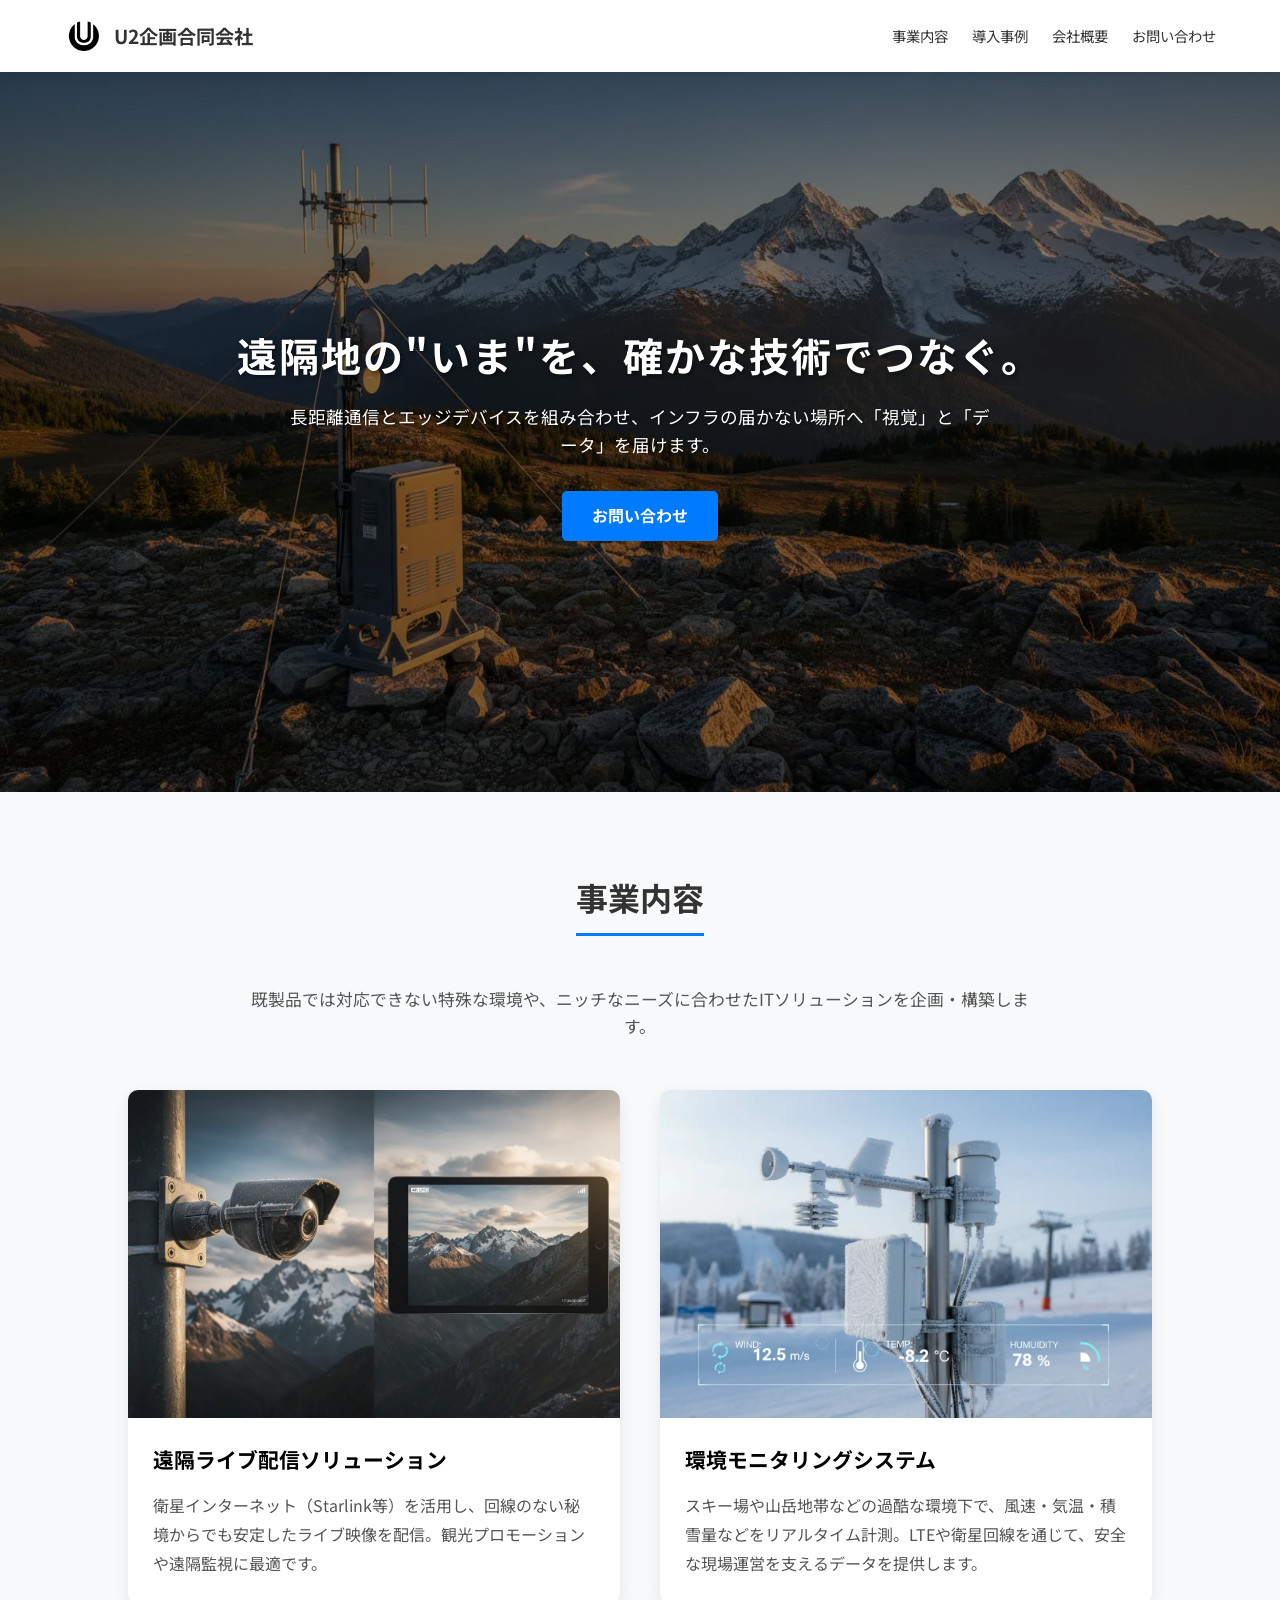
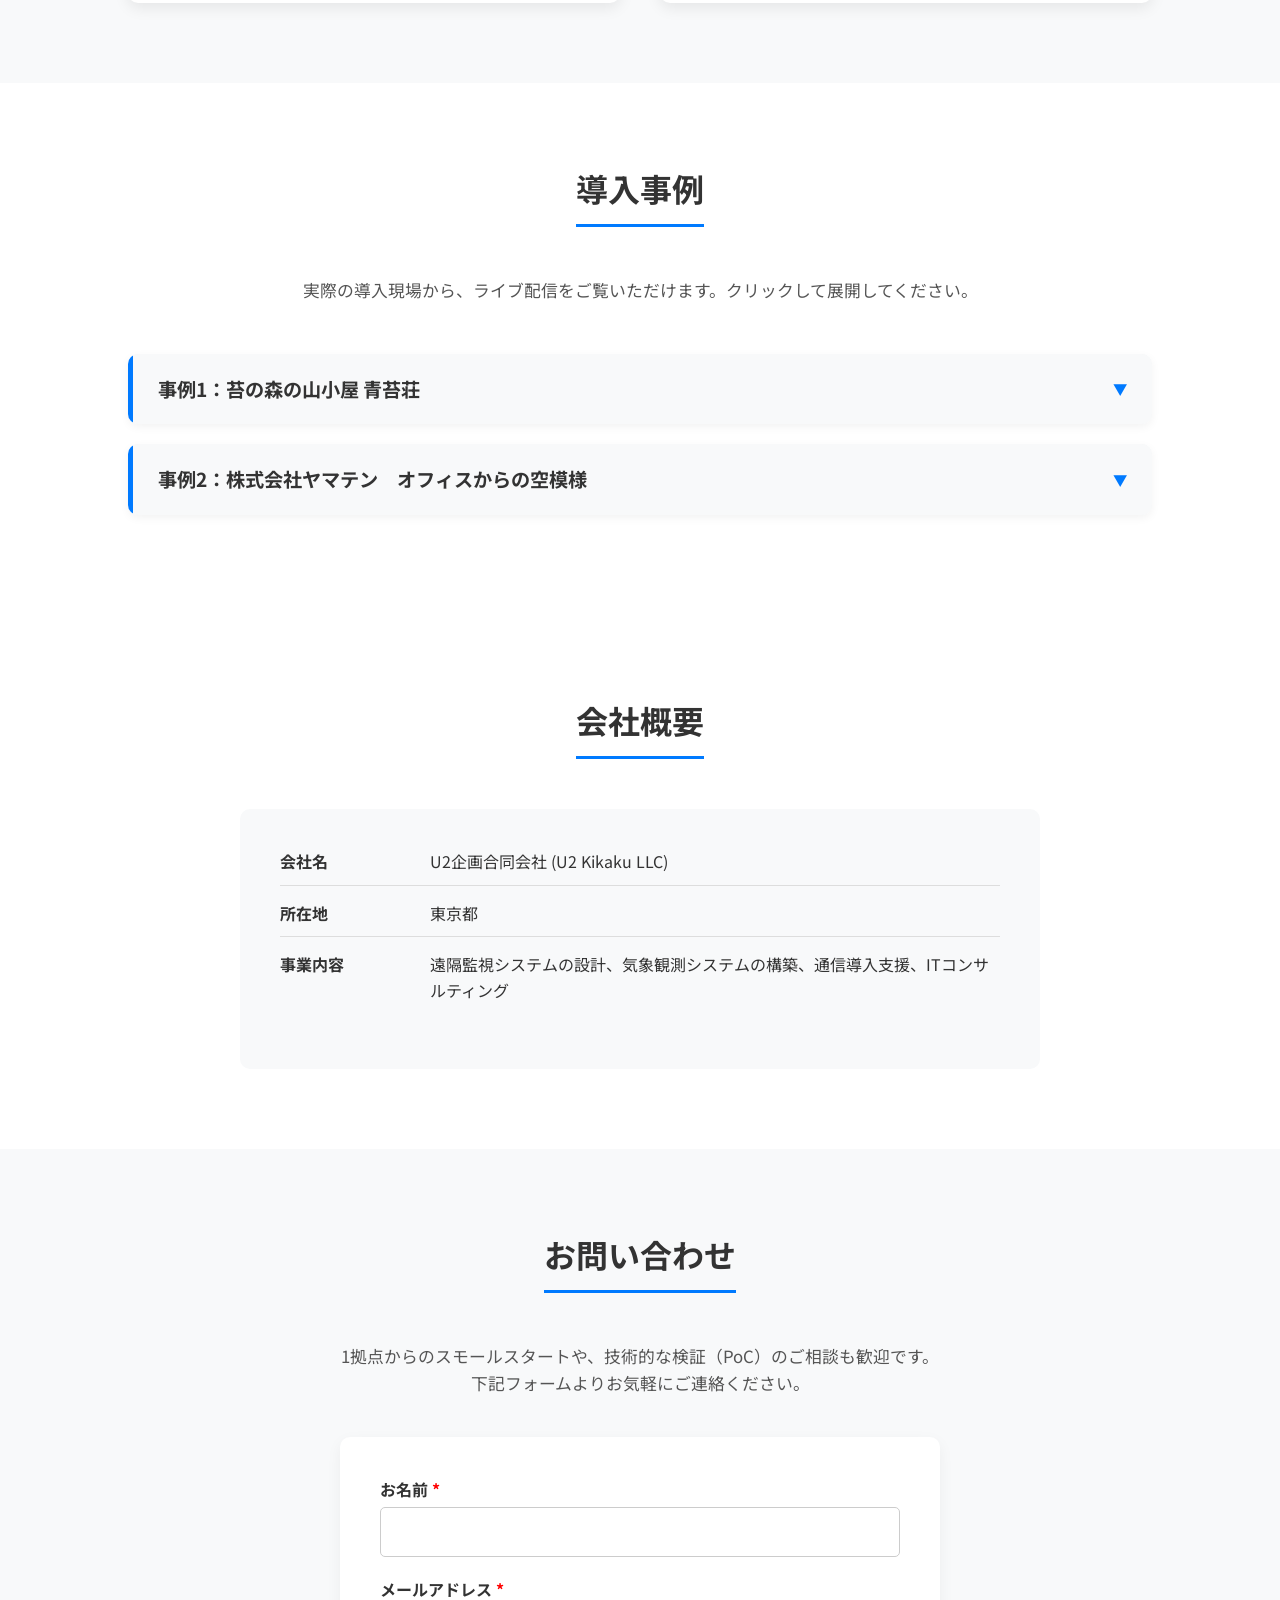
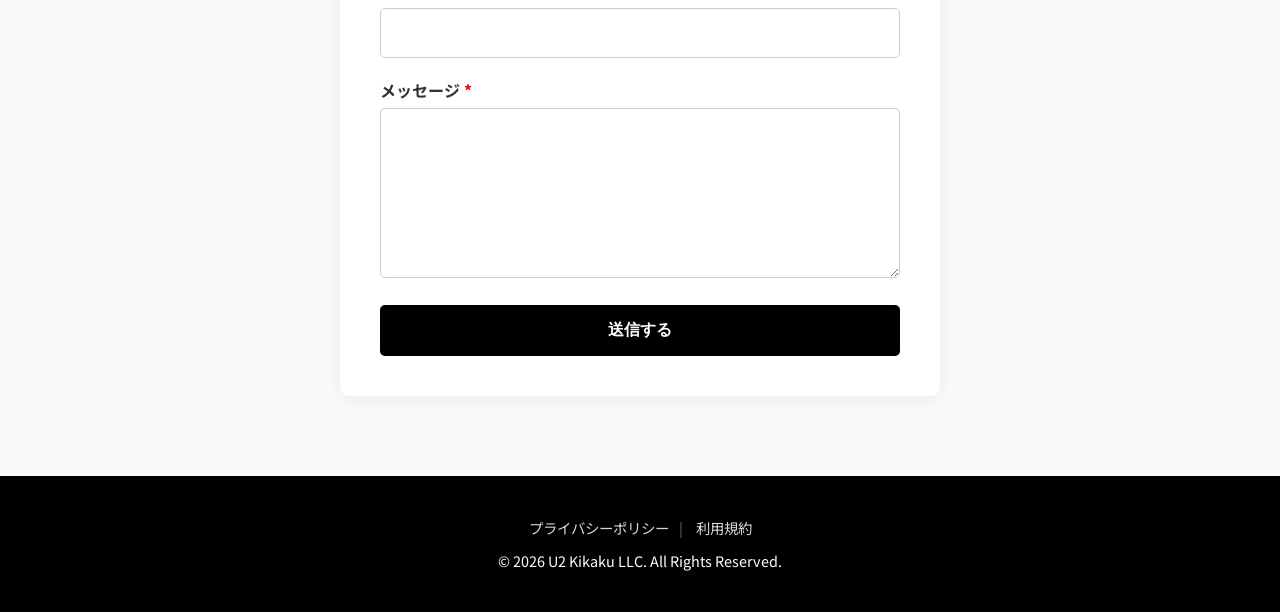
<file: index.html>
<!DOCTYPE html>
<html lang="ja">
<head>
    <meta charset="UTF-8">
    <meta name="viewport" content="width=device-width, initial-scale=1.0">
    <meta name="description" content="U2企画合同会社 - 遠隔地での長距離通信、ライブ配信、環境モニタリングシステムの企画・構築">
    <title>U2企画合同会社 | 遠隔映像・センサーソリューション</title>
    
    <!-- Favicon -->
    <link rel="icon" type="image/x-icon" href="favicon.ico">
    
    <link rel="preconnect" href="https://fonts.googleapis.com">
    <link rel="preconnect" href="https://fonts.gstatic.com" crossorigin>
    <link href="https://fonts.googleapis.com/css2?family=Noto+Sans+JP:wght@400;700&display=swap" rel="stylesheet">
    <style>
        :root {
            --primary-color: #000000;
            --accent-color: #007AFF;
            --text-color: #333;
            --light-bg: #f8f9fa;
        }

        * { margin: 0; padding: 0; box-sizing: border-box; }
        body { font-family: 'Noto Sans JP', sans-serif; line-height: 1.6; color: var(--text-color); scroll-behavior: smooth; }

        /* Header */
        header {
            display: flex;
            justify-content: space-between;
            align-items: center;
            padding: 1rem 5%;
            background: #fff;
            position: sticky;
            top: 0;
            z-index: 1000;
            box-shadow: 0 2px 10px rgba(0,0,0,0.1);
        }
        .logo-area { display: flex; align-items: center; gap: 10px; font-weight: bold; font-size: 1.2rem; }
        .logo-area img { height: 40px; }
        nav a { text-decoration: none; color: var(--text-color); margin-left: 20px; font-size: 0.9rem; transition: color 0.3s; }
        nav a:hover { color: var(--accent-color); }

        /* Hero */
        .hero {
            height: 80vh;
            background: linear-gradient(rgba(0,0,0,0.5), rgba(0,0,0,0.5)), url('Hero.webp');
            background-size: cover;
            background-position: center;
            display: flex;
            flex-direction: column;
            justify-content: center;
            align-items: center;
            color: #fff;
            text-align: center;
            padding: 0 20px;
        }
        .hero h1 { font-size: 2.5rem; margin-bottom: 1rem; letter-spacing: 2px; text-shadow: 2px 2px 4px rgba(0,0,0,0.5); }
        .hero p { font-size: 1.1rem; max-width: 700px; margin-bottom: 2rem; text-shadow: 1px 1px 2px rgba(0,0,0,0.5); }
        .btn { background: var(--accent-color); color: #fff; padding: 12px 30px; text-decoration: none; border-radius: 5px; font-weight: bold; transition: 0.3s; display: inline-block; }
        .btn:hover { background: #0056b3; transform: translateY(-2px); box-shadow: 0 5px 15px rgba(0,122,255,0.3); }

        /* Sections */
        section { padding: 80px 10%; }
        .section-title { text-align: center; margin-bottom: 50px; }
        .section-title h2 { font-size: 2rem; display: inline-block; border-bottom: 3px solid var(--accent-color); padding-bottom: 10px; }
        .section-intro { text-align: center; max-width: 800px; margin: 0 auto 50px; font-size: 1.05rem; color: #555; }

        /* Services Grid */
        .services-grid { display: grid; grid-template-columns: repeat(auto-fit, minmax(300px, 1fr)); gap: 40px; }
        .service-card { background: #fff; border-radius: 10px; overflow: hidden; box-shadow: 0 5px 15px rgba(0,0,0,0.08); transition: 0.3s; }
        .service-card:hover { transform: translateY(-5px); box-shadow: 0 10px 25px rgba(0,0,0,0.15); }

        /* Adjusted image style to avoid excessive cropping */
        .service-img {
            width: 100%;
            height: auto;
            display: block;
        }

        .service-content { padding: 25px; }
        .service-content h3 { margin-bottom: 15px; color: var(--primary-color); font-size: 1.3rem; }
        .service-content p { line-height: 1.8; color: #555; }

        /* Case Studies - Collapsible */
        #cases { background: #fff; }
        .case-item {
            background: var(--light-bg);
            border-radius: 10px;
            margin-bottom: 20px;
            overflow: hidden;
            box-shadow: 0 3px 10px rgba(0,0,0,0.05);
        }
        .case-item details {
            cursor: pointer;
        }
        .case-item summary {
            padding: 20px 25px;
            font-size: 1.2rem;
            font-weight: bold;
            background: var(--light-bg);
            border-left: 5px solid var(--accent-color);
            list-style: none;
            display: flex;
            justify-content: space-between;
            align-items: center;
            transition: background 0.3s;
        }
        .case-item summary:hover {
            background: #e9ecef;
        }
        .case-item summary::-webkit-details-marker {
            display: none;
        }
        .case-item summary::after {
            content: '▼';
            font-size: 0.9rem;
            color: var(--accent-color);
            transition: transform 0.3s;
        }
        .case-item details[open] summary::after {
            transform: rotate(180deg);
        }
        .case-content {
            padding: 25px;
            background: #fff;
        }
        .case-content p {
            margin-bottom: 20px;
            line-height: 1.8;
            color: #555;
        }
        .youtube-embed {
            position: relative;
            padding-bottom: 56.25%; /* 16:9 aspect ratio */
            height: 0;
            overflow: hidden;
            border-radius: 8px;
            background: #000;
        }
        .youtube-embed iframe {
            position: absolute;
            top: 0;
            left: 0;
            width: 100%;
            height: 100%;
            border: none;
        }

        /* About */
        #about { background: #fff; }
        .about-box { background: var(--light-bg); padding: 40px; border-radius: 10px; max-width: 800px; margin: 0 auto; }
        .about-row { display: flex; margin-bottom: 15px; border-bottom: 1px solid #ddd; padding-bottom: 10px; }
        .about-row:last-child { border-bottom: none; }
        .about-label { width: 150px; font-weight: bold; flex-shrink: 0; }
        .about-value { flex: 1; }

        /* Contact */
        #contact { background: var(--light-bg); }
        .contact-intro { text-align: center; max-width: 700px; margin: 0 auto 40px; font-size: 1.05rem; color: #555; }
        .contact-form { max-width: 600px; margin: 0 auto; background: #fff; padding: 40px; border-radius: 10px; box-shadow: 0 5px 15px rgba(0,0,0,0.05); }
        .form-group { margin-bottom: 20px; }
        .form-group label { display: block; margin-bottom: 5px; font-weight: bold; }
        .form-group input, .form-group textarea { width: 100%; padding: 12px; border: 1px solid #ccc; border-radius: 5px; font-family: 'Noto Sans JP', sans-serif; font-size: 1rem; transition: border-color 0.3s; }
        .form-group input:focus, .form-group textarea:focus { outline: none; border-color: var(--accent-color); }
        .submit-btn { width: 100%; background: var(--primary-color); color: #fff; border: none; padding: 15px; border-radius: 5px; cursor: pointer; font-size: 1rem; font-weight: bold; transition: 0.3s; }
        .submit-btn:hover { background: #333; }
        .form-note { margin-top: 15px; font-size: 0.85rem; color: #777; text-align: center; }

        footer { text-align: center; padding: 40px; background: var(--primary-color); color: #fff; font-size: 0.9rem; }
        footer a { color: #fff; text-decoration: none; opacity: 0.85; }
        footer a:hover { opacity: 1; text-decoration: underline; }
        .footer-links { margin-bottom: 10px; }
        .footer-links a { margin: 0 10px; }
        .footer-links span { opacity: 0.4; }

        @media (max-width: 768px) {
            header { flex-direction: column; gap: 15px; padding: 1rem; }
            nav { display: flex; gap: 15px; flex-wrap: wrap; justify-content: center; }
            nav a { margin-left: 0; }
            .hero h1 { font-size: 1.8rem; }
            .hero p { font-size: 1rem; }
            section { padding: 60px 5%; }
            .about-row { flex-direction: column; }
            .about-label { width: 100%; margin-bottom: 5px; }
            .contact-form { padding: 30px 20px; }

            .service-card {
                display: flex;
                flex-direction: column;
            }
            .service-card img.service-img {
                max-height: 260px;
                width: 100%;
                object-fit: contain;
                background-color: #000;
            }
            .case-item summary {
                font-size: 1rem;
                padding: 15px 20px;
            }
        }
    </style>
</head>
<body>

    <header>
        <div class="logo-area">
            <img src="Logo.webp" alt="U2企画ロゴ">
            <span>U2企画合同会社</span>
        </div>
        <nav>
            <a href="#services">事業内容</a>
            <a href="#cases">導入事例</a>
            <a href="#about">会社概要</a>
            <a href="#contact">お問い合わせ</a>
        </nav>
    </header>

    <section class="hero">
        <h1>遠隔地の"いま"を、確かな技術でつなぐ。</h1>
        <p>長距離通信とエッジデバイスを組み合わせ、インフラの届かない場所へ「視覚」と「データ」を届けます。</p>
        <a href="#contact" class="btn">お問い合わせ</a>
    </section>

    <section id="services" style="background-color: var(--light-bg);">
        <div class="section-title">
            <h2>事業内容</h2>
        </div>
        <p class="section-intro">既製品では対応できない特殊な環境や、ニッチなニーズに合わせたITソリューションを企画・構築します。</p>
        <div class="services-grid">
            <!-- Service 1 -->
            <div class="service-card">
                <img src="Camera.webp" alt="遠隔ライブ配信" class="service-img">
                <div class="service-content">
                    <h3>遠隔ライブ配信ソリューション</h3>
                    <p>衛星インターネット（Starlink等）を活用し、回線のない秘境からでも安定したライブ映像を配信。観光プロモーションや遠隔監視に最適です。</p>
                </div>
            </div>
            <!-- Service 2 -->
            <div class="service-card">
                <img src="Weather.webp" alt="環境モニタリング" class="service-img">
                <div class="service-content">
                    <h3>環境モニタリングシステム</h3>
                    <p>スキー場や山岳地帯などの過酷な環境下で、風速・気温・積雪量などをリアルタイム計測。LTEや衛星回線を通じて、安全な現場運営を支えるデータを提供します。</p>
                </div>
            </div>
        </div>
    </section>

    <section id="cases">
        <div class="section-title">
            <h2>導入事例</h2>
        </div>
        <p class="section-intro">実際の導入現場から、ライブ配信をご覧いただけます。クリックして展開してください。</p>

        <!-- Case 1 -->
        <div class="case-item">
            <details>
                <summary>事例1：苔の森の山小屋 青苔荘</summary>
                <div class="case-content">
                    <p>
                        <strong>場所：</strong>長野県<br>
                        <strong>用途：</strong>観光プロモーション・登山者向け情報提供<br>
                        <strong>システム：</strong>Starlink + 4Kカメラ
                    </p>
                    <div class="youtube-embed">
                        <!-- Replace YOUR_CHANNEL_ID_1 with actual YouTube channel ID -->
                        <iframe 
                            src="https://www.youtube.com/embed/live_stream?channel=UCrkREbRXzKdmqg1Btjdk1vA&autoplay=1&mute=1&controls=0" 
                            allow="accelerometer; autoplay; clipboard-write; encrypted-media; gyroscope; picture-in-picture" 
                            allowfullscreen
                            loading="lazy">
                        </iframe>
                    </div>
                </div>
            </details>
        </div>

        <!-- Case 2 -->
        <div class="case-item">
            <details>
                <summary>事例2：株式会社ヤマテン　オフィスからの空模様</summary>
                <div class="case-content">
                    <p>
                        <strong>場所：</strong>長野県<br>
                        <strong>用途：</strong>雲形の確認、天気予報、研究<br>
                        <strong>システム：</strong>気象センサー + 4Kズームカメラ
                    </p>
                    <div class="youtube-embed">
                        <!-- Replace YOUR_CHANNEL_ID_2 with actual YouTube channel ID -->
                        <iframe 
                            src="https://www.youtube.com/embed/live_stream?channel=UCotG2fbKw4ua-vxRZnH2IVQ&autoplay=1&mute=1&controls=0" 
                            allow="accelerometer; autoplay; clipboard-write; encrypted-media; gyroscope; picture-in-picture" 
                            allowfullscreen
                            loading="lazy">
                        </iframe>
                    </div>
                </div>
            </details>
        </div>

    </section>

    <section id="about">
        <div class="section-title">
            <h2>会社概要</h2>
        </div>
        <div class="about-box">
            <div class="about-row">
                <div class="about-label">会社名</div>
                <div class="about-value">U2企画合同会社 (U2 Kikaku LLC)</div>
            </div>
            <div class="about-row">
                <div class="about-label">所在地</div>
                <div class="about-value">東京都</div>
            </div>
            <div class="about-row">
                <div class="about-label">事業内容</div>
                <div class="about-value">遠隔監視システムの設計、気象観測システムの構築、通信導入支援、ITコンサルティング</div>
            </div>
        </div>
    </section>

    <section id="contact">
        <div class="section-title">
            <h2>お問い合わせ</h2>
        </div>
        <p class="contact-intro">
            1拠点からのスモールスタートや、技術的な検証（PoC）のご相談も歓迎です。<br>
            下記フォームよりお気軽にご連絡ください。
        </p>
        <div class="contact-form">
            <!-- Formspree: replace YOUR_FORM_ID -->
            <form action="https://formspree.io/f/xwvewapl" method="POST">
                <div class="form-group">
                    <label for="name">お名前 <span style="color: red;">*</span></label>
                    <input type="text" id="name" name="お名前" required>
                </div>
                <div class="form-group">
                    <label for="email">メールアドレス <span style="color: red;">*</span></label>
                    <input type="email" id="email" name="_replyto" required>
                </div>
                <div class="form-group">
                    <label for="message">メッセージ <span style="color: red;">*</span></label>
                    <textarea id="message" name="メッセージ" rows="6" required></textarea>
                </div>
                <input type="hidden" name="_subject" value="U2企画ホームページからのお問い合わせ">
                <button type="submit" class="submit-btn">送信する</button>
            </form>
        </div>
    </section>

    <footer>
        <div class="footer-links">
            <a href="privacy.html">プライバシーポリシー</a><span>|</span>
            <a href="terms.html">利用規約</a>
        </div>
        <p>© 2026 U2 Kikaku LLC. All Rights Reserved.</p>
    </footer>

</body>
</html>
</file>
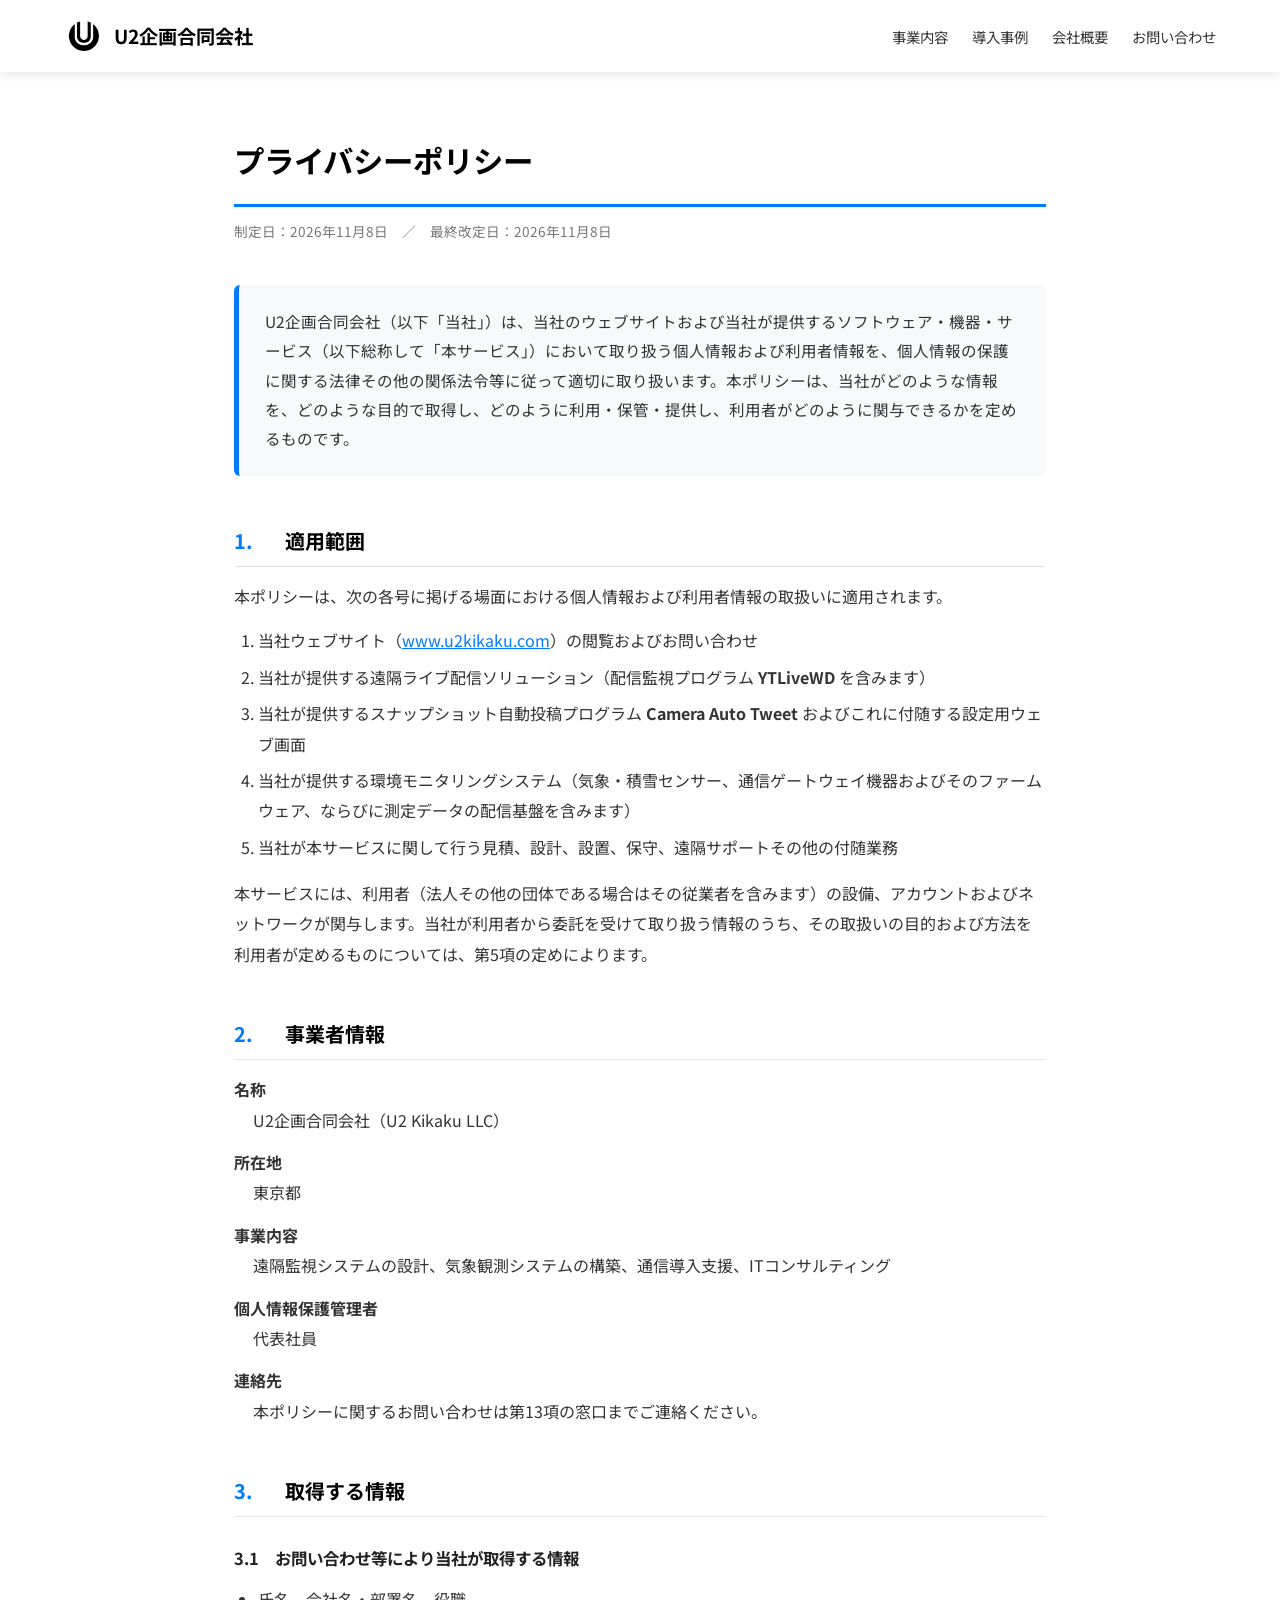
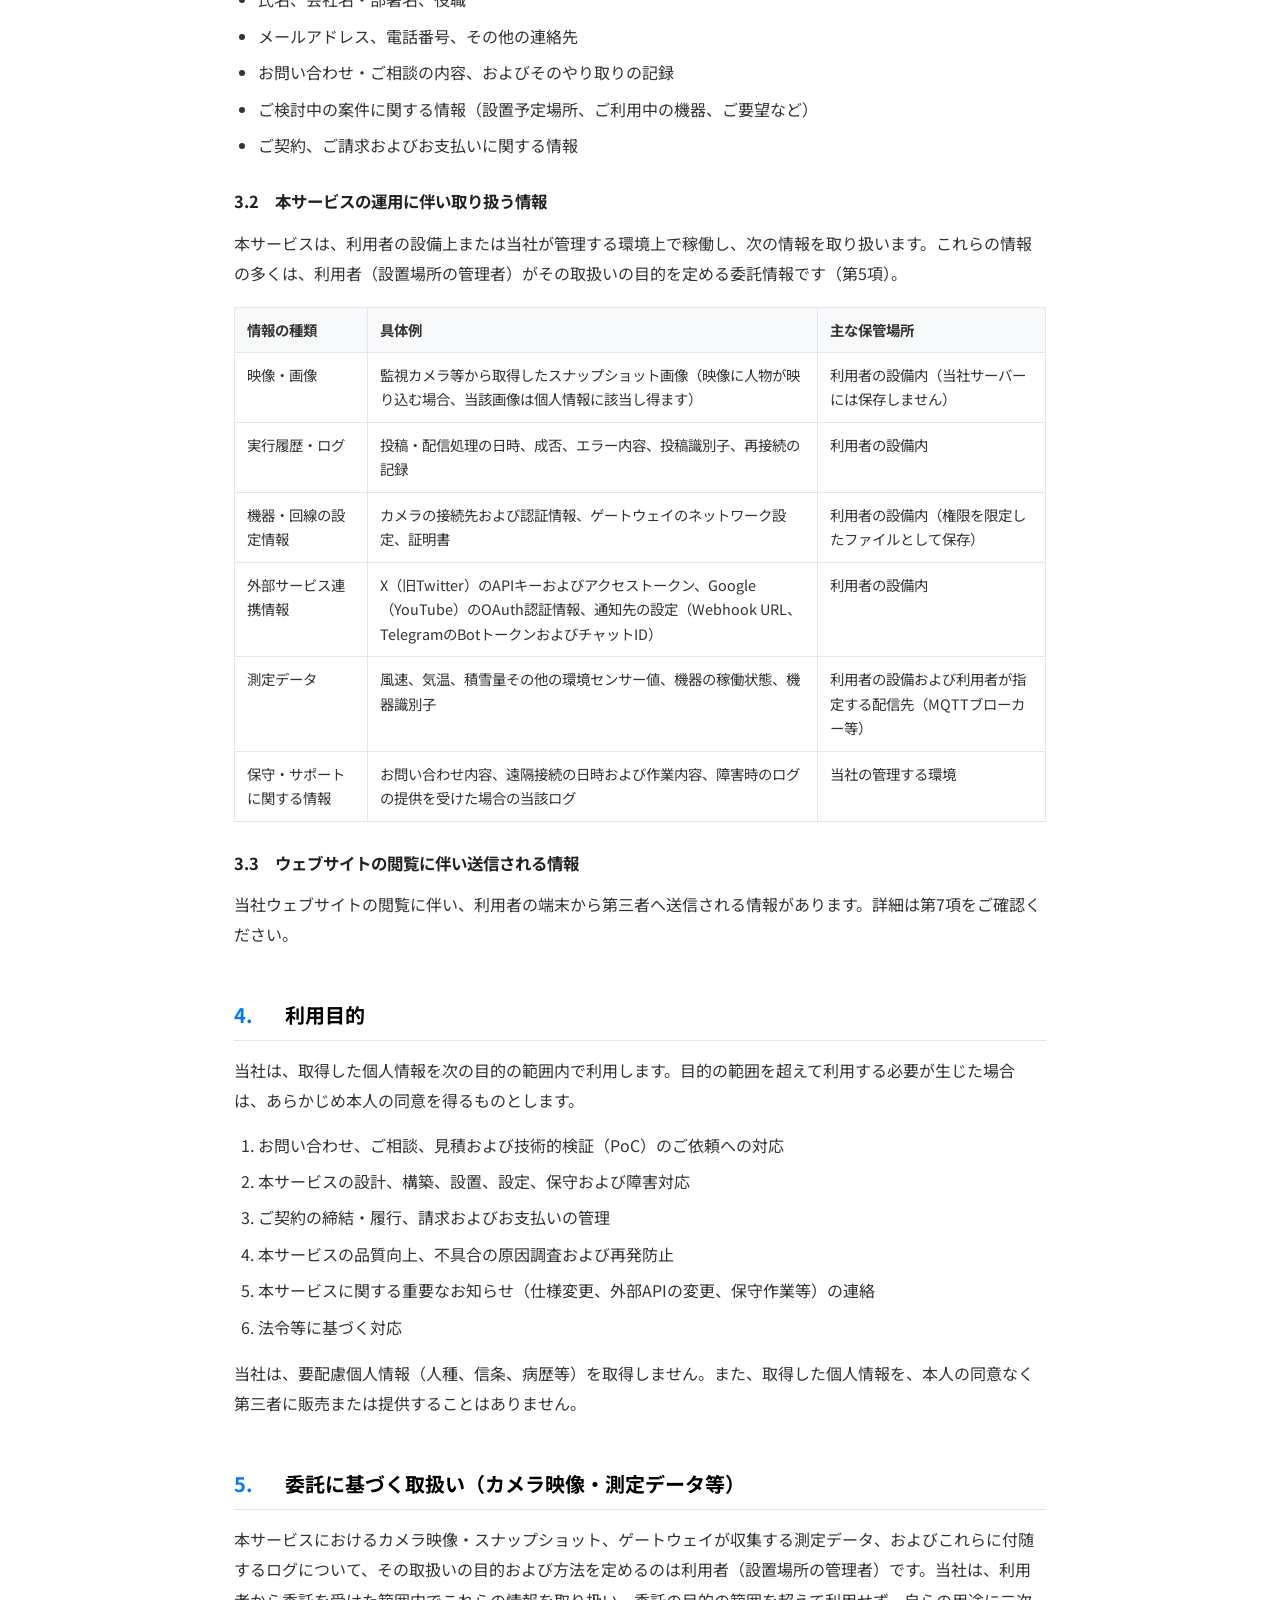
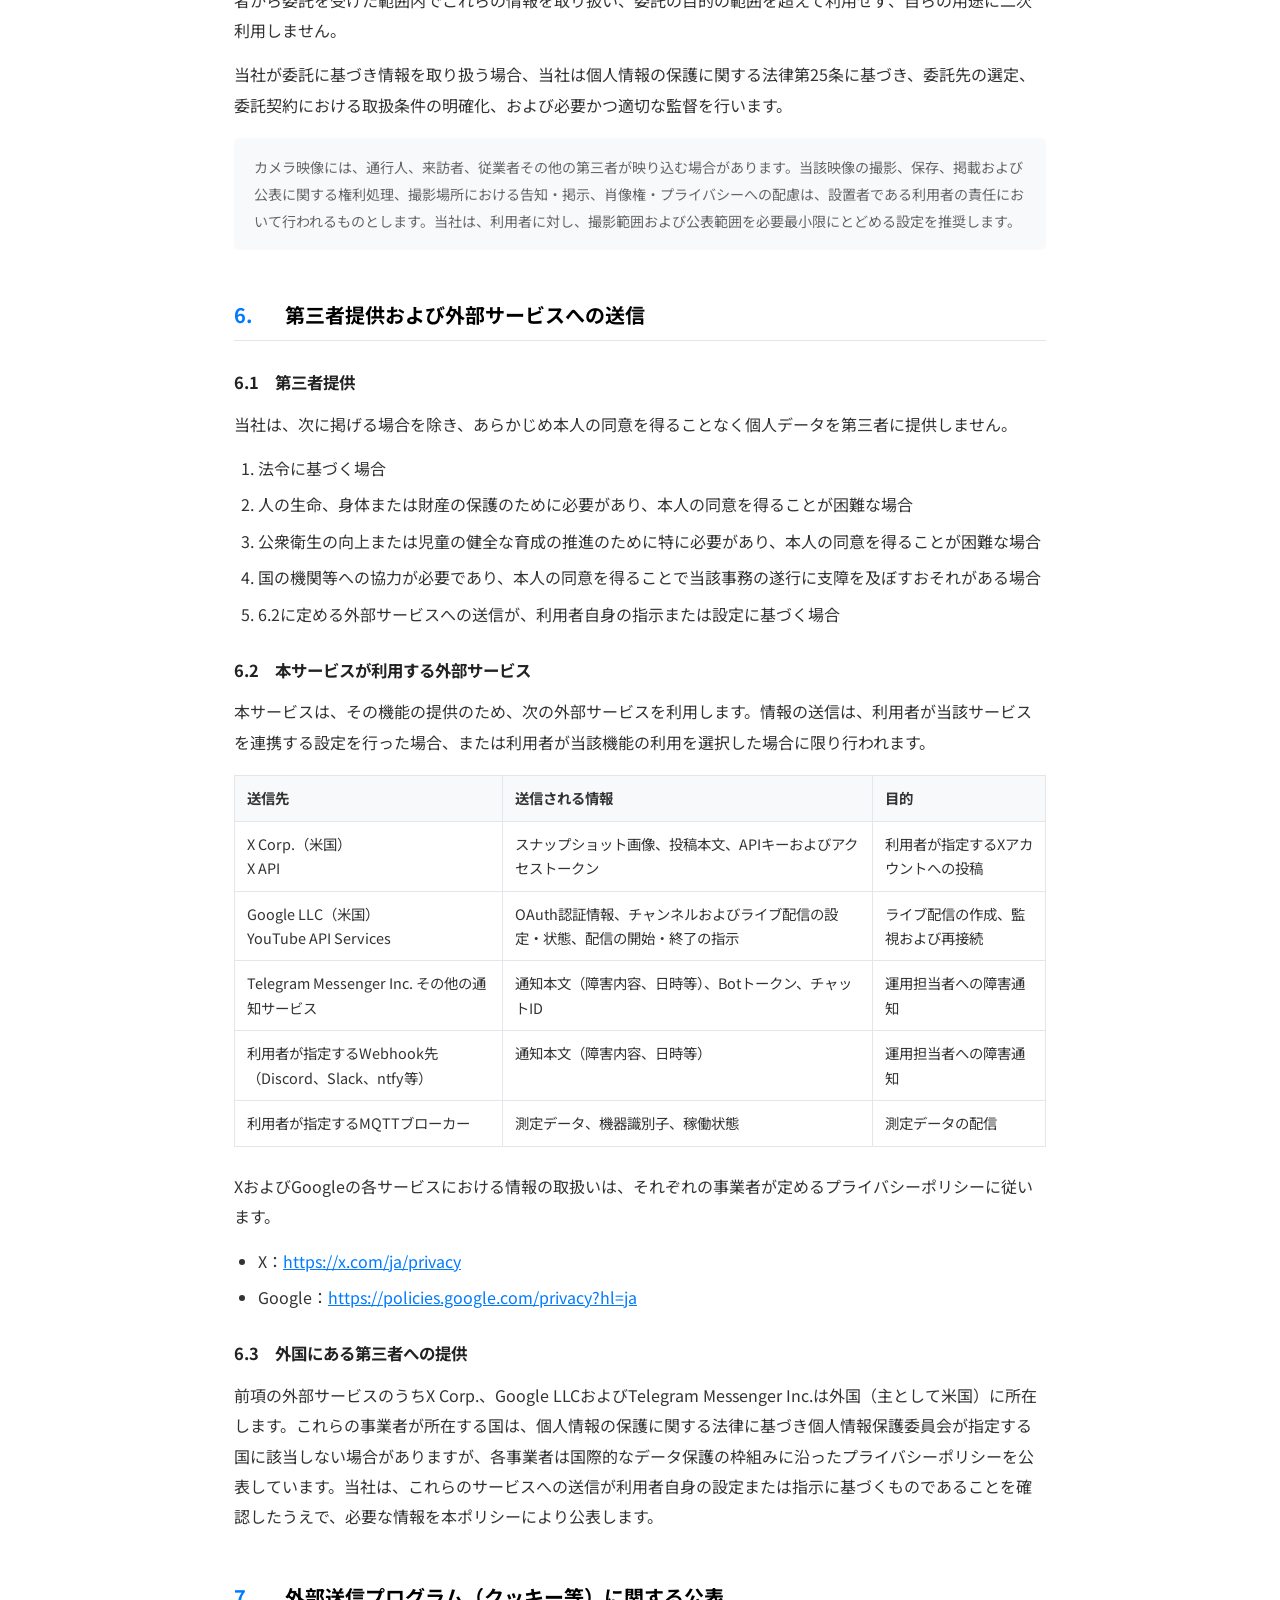
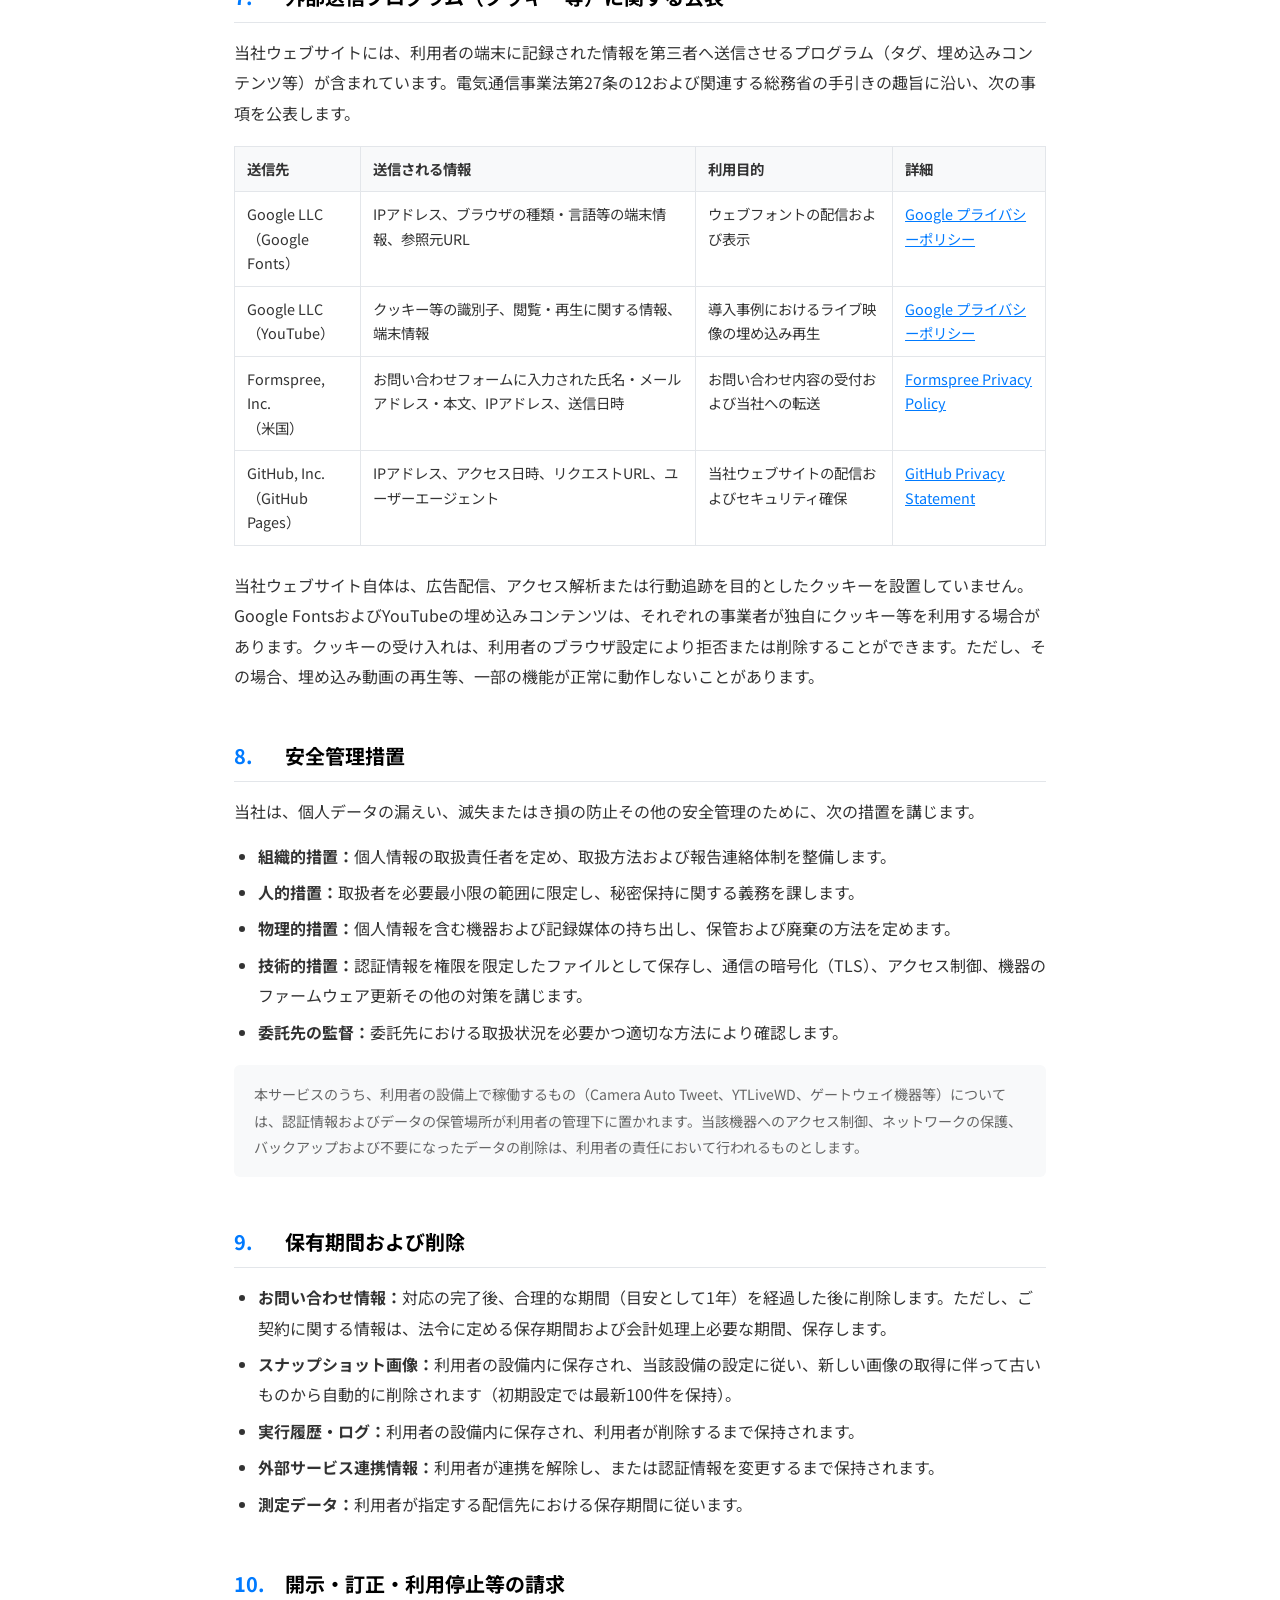
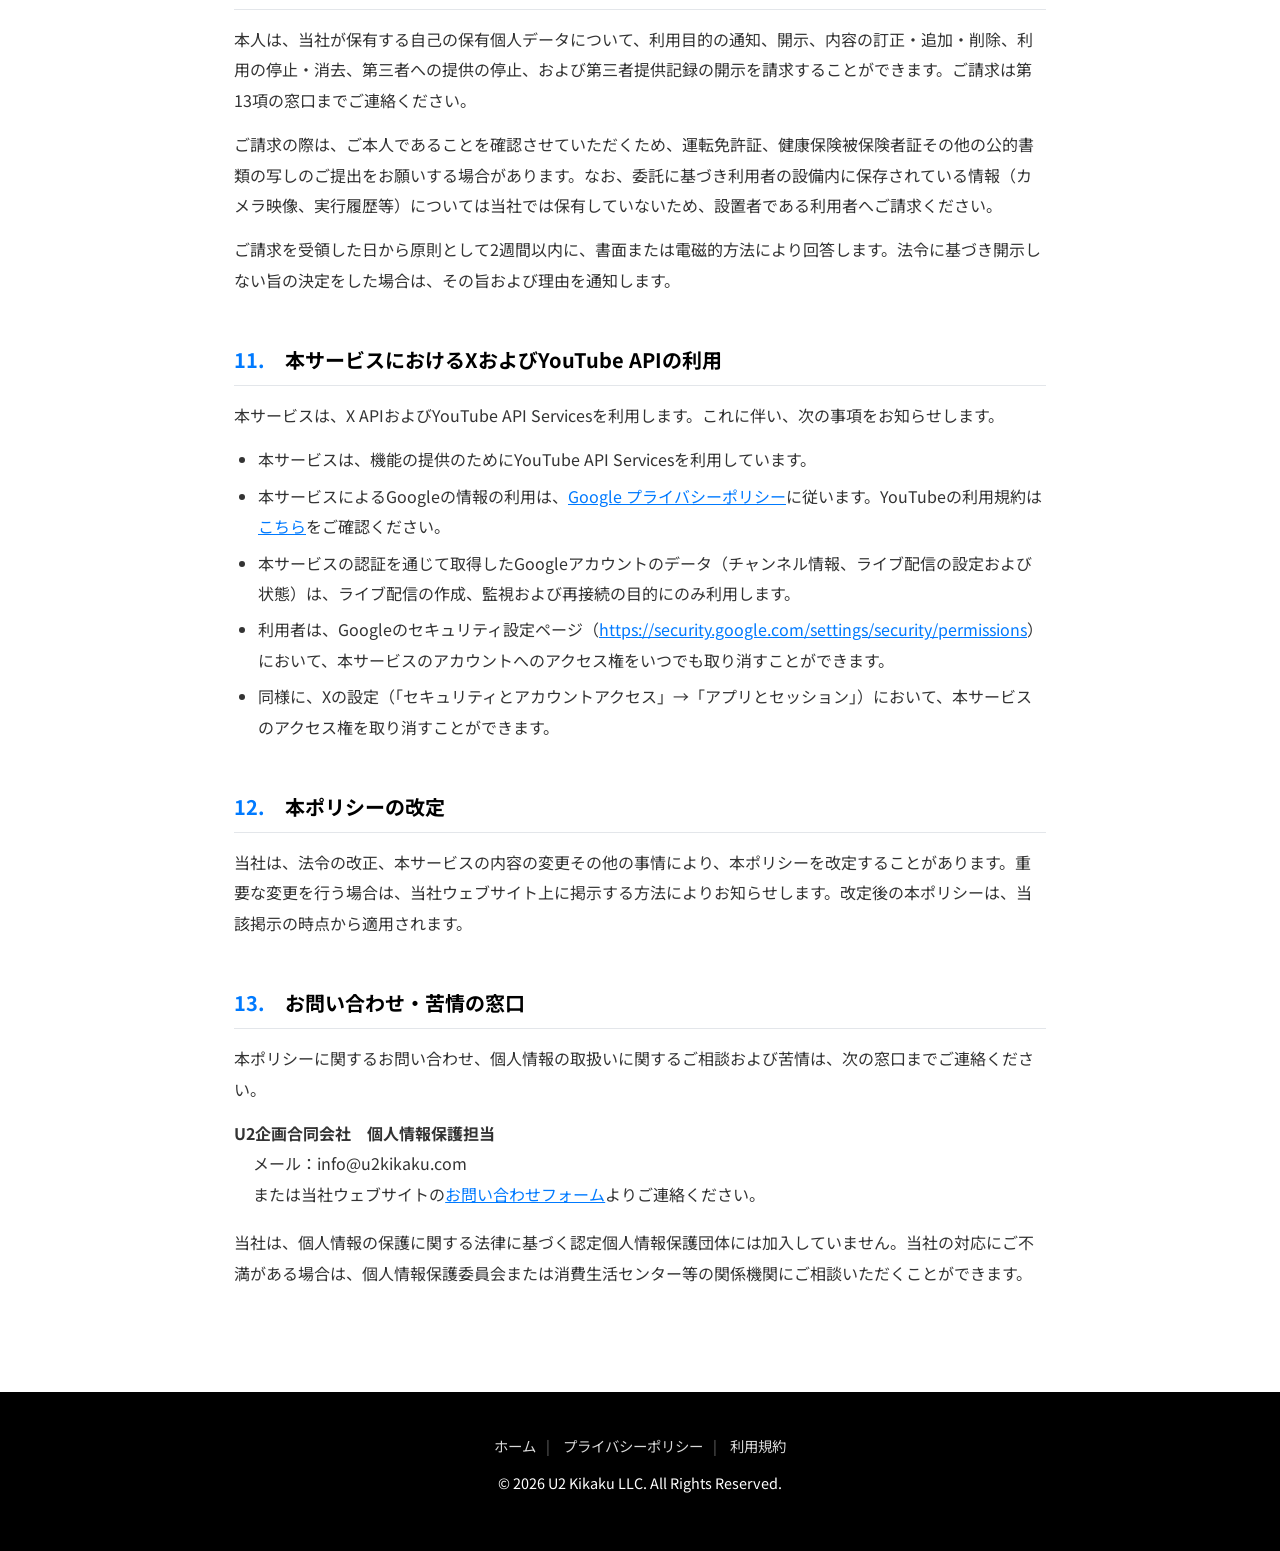
<file: privacy.html>
<!DOCTYPE html>
<html lang="ja">
<head>
    <meta charset="UTF-8">
    <meta name="viewport" content="width=device-width, initial-scale=1.0">
    <meta name="description" content="U2企画合同会社のプライバシーポリシー（個人情報保護方針）。当社ウェブサイトおよび当社が提供するソフトウェア・機器・サービスの個人情報の取扱いについて定めます。">
    <title>プライバシーポリシー | U2企画合同会社</title>

    <link rel="icon" type="image/x-icon" href="favicon.ico">
    <link rel="preconnect" href="https://fonts.googleapis.com">
    <link rel="preconnect" href="https://fonts.gstatic.com" crossorigin>
    <link href="https://fonts.googleapis.com/css2?family=Noto+Sans+JP:wght@400;700&display=swap" rel="stylesheet">
    <link rel="stylesheet" href="legal.css">
</head>
<body>

    <header>
        <a class="logo-area" href="./">
            <img src="Logo.webp" alt="U2企画ロゴ">
            <span>U2企画合同会社</span>
        </a>
        <nav>
            <a href="./#services">事業内容</a>
            <a href="./#cases">導入事例</a>
            <a href="./#about">会社概要</a>
            <a href="./#contact">お問い合わせ</a>
        </nav>
    </header>

    <main>

        <h1 class="doc-title">プライバシーポリシー</h1>
        <p class="doc-meta">制定日：2026年11月8日　／　最終改定日：2026年11月8日</p>

        <div class="lead">
            U2企画合同会社（以下「当社」）は、当社のウェブサイトおよび当社が提供するソフトウェア・機器・サービス（以下総称して「本サービス」）において取り扱う個人情報および利用者情報を、個人情報の保護に関する法律その他の関係法令等に従って適切に取り扱います。本ポリシーは、当社がどのような情報を、どのような目的で取得し、どのように利用・保管・提供し、利用者がどのように関与できるかを定めるものです。
        </div>

        <h2><span class="num">1.</span>適用範囲</h2>
        <p>本ポリシーは、次の各号に掲げる場面における個人情報および利用者情報の取扱いに適用されます。</p>
        <ol>
            <li>当社ウェブサイト（<a href="https://www.u2kikaku.com/">www.u2kikaku.com</a>）の閲覧およびお問い合わせ</li>
            <li>当社が提供する遠隔ライブ配信ソリューション（配信監視プログラム <strong>YTLiveWD</strong> を含みます）</li>
            <li>当社が提供するスナップショット自動投稿プログラム <strong>Camera Auto Tweet</strong> およびこれに付随する設定用ウェブ画面</li>
            <li>当社が提供する環境モニタリングシステム（気象・積雪センサー、通信ゲートウェイ機器およびそのファームウェア、ならびに測定データの配信基盤を含みます）</li>
            <li>当社が本サービスに関して行う見積、設計、設置、保守、遠隔サポートその他の付随業務</li>
        </ol>
        <p>本サービスには、利用者（法人その他の団体である場合はその従業者を含みます）の設備、アカウントおよびネットワークが関与します。当社が利用者から委託を受けて取り扱う情報のうち、その取扱いの目的および方法を利用者が定めるものについては、第5項の定めによります。</p>

        <h2><span class="num">2.</span>事業者情報</h2>
        <dl>
            <dt>名称</dt>
            <dd>U2企画合同会社（U2 Kikaku LLC）</dd>
            <dt>所在地</dt>
            <dd>東京都</dd>
            <dt>事業内容</dt>
            <dd>遠隔監視システムの設計、気象観測システムの構築、通信導入支援、ITコンサルティング</dd>
            <dt>個人情報保護管理者</dt>
            <dd>代表社員</dd>
            <dt>連絡先</dt>
            <dd>本ポリシーに関するお問い合わせは第13項の窓口までご連絡ください。</dd>
        </dl>

        <h2><span class="num">3.</span>取得する情報</h2>

        <h3>3.1　お問い合わせ等により当社が取得する情報</h3>
        <ul>
            <li>氏名、会社名・部署名、役職</li>
            <li>メールアドレス、電話番号、その他の連絡先</li>
            <li>お問い合わせ・ご相談の内容、およびそのやり取りの記録</li>
            <li>ご検討中の案件に関する情報（設置予定場所、ご利用中の機器、ご要望など）</li>
            <li>ご契約、ご請求およびお支払いに関する情報</li>
        </ul>

        <h3>3.2　本サービスの運用に伴い取り扱う情報</h3>
        <p>本サービスは、利用者の設備上または当社が管理する環境上で稼働し、次の情報を取り扱います。これらの情報の多くは、利用者（設置場所の管理者）がその取扱いの目的を定める委託情報です（第5項）。</p>
        <table class="stack">
            <thead>
                <tr><th>情報の種類</th><th>具体例</th><th>主な保管場所</th></tr>
            </thead>
            <tbody>
                <tr>
                    <td data-label="情報の種類">映像・画像</td>
                    <td data-label="具体例">監視カメラ等から取得したスナップショット画像（映像に人物が映り込む場合、当該画像は個人情報に該当し得ます）</td>
                    <td data-label="主な保管場所">利用者の設備内（当社サーバーには保存しません）</td>
                </tr>
                <tr>
                    <td data-label="情報の種類">実行履歴・ログ</td>
                    <td data-label="具体例">投稿・配信処理の日時、成否、エラー内容、投稿識別子、再接続の記録</td>
                    <td data-label="主な保管場所">利用者の設備内</td>
                </tr>
                <tr>
                    <td data-label="情報の種類">機器・回線の設定情報</td>
                    <td data-label="具体例">カメラの接続先および認証情報、ゲートウェイのネットワーク設定、証明書</td>
                    <td data-label="主な保管場所">利用者の設備内（権限を限定したファイルとして保存）</td>
                </tr>
                <tr>
                    <td data-label="情報の種類">外部サービス連携情報</td>
                    <td data-label="具体例">X（旧Twitter）のAPIキーおよびアクセストークン、Google（YouTube）のOAuth認証情報、通知先の設定（Webhook URL、TelegramのBotトークンおよびチャットID）</td>
                    <td data-label="主な保管場所">利用者の設備内</td>
                </tr>
                <tr>
                    <td data-label="情報の種類">測定データ</td>
                    <td data-label="具体例">風速、気温、積雪量その他の環境センサー値、機器の稼働状態、機器識別子</td>
                    <td data-label="主な保管場所">利用者の設備および利用者が指定する配信先（MQTTブローカー等）</td>
                </tr>
                <tr>
                    <td data-label="情報の種類">保守・サポートに関する情報</td>
                    <td data-label="具体例">お問い合わせ内容、遠隔接続の日時および作業内容、障害時のログの提供を受けた場合の当該ログ</td>
                    <td data-label="主な保管場所">当社の管理する環境</td>
                </tr>
            </tbody>
        </table>

        <h3>3.3　ウェブサイトの閲覧に伴い送信される情報</h3>
        <p>当社ウェブサイトの閲覧に伴い、利用者の端末から第三者へ送信される情報があります。詳細は第7項をご確認ください。</p>

        <h2><span class="num">4.</span>利用目的</h2>
        <p>当社は、取得した個人情報を次の目的の範囲内で利用します。目的の範囲を超えて利用する必要が生じた場合は、あらかじめ本人の同意を得るものとします。</p>
        <ol>
            <li>お問い合わせ、ご相談、見積および技術的検証（PoC）のご依頼への対応</li>
            <li>本サービスの設計、構築、設置、設定、保守および障害対応</li>
            <li>ご契約の締結・履行、請求およびお支払いの管理</li>
            <li>本サービスの品質向上、不具合の原因調査および再発防止</li>
            <li>本サービスに関する重要なお知らせ（仕様変更、外部APIの変更、保守作業等）の連絡</li>
            <li>法令等に基づく対応</li>
        </ol>
        <p>当社は、要配慮個人情報（人種、信条、病歴等）を取得しません。また、取得した個人情報を、本人の同意なく第三者に販売または提供することはありません。</p>

        <h2><span class="num">5.</span>委託に基づく取扱い（カメラ映像・測定データ等）</h2>
        <p>本サービスにおけるカメラ映像・スナップショット、ゲートウェイが収集する測定データ、およびこれらに付随するログについて、その取扱いの目的および方法を定めるのは利用者（設置場所の管理者）です。当社は、利用者から委託を受けた範囲内でこれらの情報を取り扱い、委託の目的の範囲を超えて利用せず、自らの用途に二次利用しません。</p>
        <p>当社が委託に基づき情報を取り扱う場合、当社は個人情報の保護に関する法律第25条に基づき、委託先の選定、委託契約における取扱条件の明確化、および必要かつ適切な監督を行います。</p>
        <p class="note">
            カメラ映像には、通行人、来訪者、従業者その他の第三者が映り込む場合があります。当該映像の撮影、保存、掲載および公表に関する権利処理、撮影場所における告知・掲示、肖像権・プライバシーへの配慮は、設置者である利用者の責任において行われるものとします。当社は、利用者に対し、撮影範囲および公表範囲を必要最小限にとどめる設定を推奨します。
        </p>

        <h2><span class="num">6.</span>第三者提供および外部サービスへの送信</h2>

        <h3>6.1　第三者提供</h3>
        <p>当社は、次に掲げる場合を除き、あらかじめ本人の同意を得ることなく個人データを第三者に提供しません。</p>
        <ol>
            <li>法令に基づく場合</li>
            <li>人の生命、身体または財産の保護のために必要があり、本人の同意を得ることが困難な場合</li>
            <li>公衆衛生の向上または児童の健全な育成の推進のために特に必要があり、本人の同意を得ることが困難な場合</li>
            <li>国の機関等への協力が必要であり、本人の同意を得ることで当該事務の遂行に支障を及ぼすおそれがある場合</li>
            <li>6.2に定める外部サービスへの送信が、利用者自身の指示または設定に基づく場合</li>
        </ol>

        <h3>6.2　本サービスが利用する外部サービス</h3>
        <p>本サービスは、その機能の提供のため、次の外部サービスを利用します。情報の送信は、利用者が当該サービスを連携する設定を行った場合、または利用者が当該機能の利用を選択した場合に限り行われます。</p>
        <table class="stack">
            <thead>
                <tr><th>送信先</th><th>送信される情報</th><th>目的</th></tr>
            </thead>
            <tbody>
                <tr>
                    <td data-label="送信先">X Corp.（米国）<br>X API</td>
                    <td data-label="送信される情報">スナップショット画像、投稿本文、APIキーおよびアクセストークン</td>
                    <td data-label="目的">利用者が指定するXアカウントへの投稿</td>
                </tr>
                <tr>
                    <td data-label="送信先">Google LLC（米国）<br>YouTube API Services</td>
                    <td data-label="送信される情報">OAuth認証情報、チャンネルおよびライブ配信の設定・状態、配信の開始・終了の指示</td>
                    <td data-label="目的">ライブ配信の作成、監視および再接続</td>
                </tr>
                <tr>
                    <td data-label="送信先">Telegram Messenger Inc. その他の通知サービス</td>
                    <td data-label="送信される情報">通知本文（障害内容、日時等）、Botトークン、チャットID</td>
                    <td data-label="目的">運用担当者への障害通知</td>
                </tr>
                <tr>
                    <td data-label="送信先">利用者が指定するWebhook先（Discord、Slack、ntfy等）</td>
                    <td data-label="送信される情報">通知本文（障害内容、日時等）</td>
                    <td data-label="目的">運用担当者への障害通知</td>
                </tr>
                <tr>
                    <td data-label="送信先">利用者が指定するMQTTブローカー</td>
                    <td data-label="送信される情報">測定データ、機器識別子、稼働状態</td>
                    <td data-label="目的">測定データの配信</td>
                </tr>
            </tbody>
        </table>
        <p>XおよびGoogleの各サービスにおける情報の取扱いは、それぞれの事業者が定めるプライバシーポリシーに従います。</p>
        <ul>
            <li>X：<a href="https://x.com/ja/privacy" target="_blank" rel="noopener noreferrer">https://x.com/ja/privacy</a></li>
            <li>Google：<a href="https://policies.google.com/privacy?hl=ja" target="_blank" rel="noopener noreferrer">https://policies.google.com/privacy?hl=ja</a></li>
        </ul>

        <h3>6.3　外国にある第三者への提供</h3>
        <p>前項の外部サービスのうちX Corp.、Google LLCおよびTelegram Messenger Inc.は外国（主として米国）に所在します。これらの事業者が所在する国は、個人情報の保護に関する法律に基づき個人情報保護委員会が指定する国に該当しない場合がありますが、各事業者は国際的なデータ保護の枠組みに沿ったプライバシーポリシーを公表しています。当社は、これらのサービスへの送信が利用者自身の設定または指示に基づくものであることを確認したうえで、必要な情報を本ポリシーにより公表します。</p>

        <h2><span class="num">7.</span>外部送信プログラム（クッキー等）に関する公表</h2>
        <p>当社ウェブサイトには、利用者の端末に記録された情報を第三者へ送信させるプログラム（タグ、埋め込みコンテンツ等）が含まれています。電気通信事業法第27条の12および関連する総務省の手引きの趣旨に沿い、次の事項を公表します。</p>
        <table class="stack">
            <thead>
                <tr><th>送信先</th><th>送信される情報</th><th>利用目的</th><th>詳細</th></tr>
            </thead>
            <tbody>
                <tr>
                    <td data-label="送信先">Google LLC<br>（Google Fonts）</td>
                    <td data-label="送信される情報">IPアドレス、ブラウザの種類・言語等の端末情報、参照元URL</td>
                    <td data-label="利用目的">ウェブフォントの配信および表示</td>
                    <td data-label="詳細"><a href="https://policies.google.com/privacy?hl=ja" target="_blank" rel="noopener noreferrer">Google プライバシーポリシー</a></td>
                </tr>
                <tr>
                    <td data-label="送信先">Google LLC<br>（YouTube）</td>
                    <td data-label="送信される情報">クッキー等の識別子、閲覧・再生に関する情報、端末情報</td>
                    <td data-label="利用目的">導入事例におけるライブ映像の埋め込み再生</td>
                    <td data-label="詳細"><a href="https://policies.google.com/privacy?hl=ja" target="_blank" rel="noopener noreferrer">Google プライバシーポリシー</a></td>
                </tr>
                <tr>
                    <td data-label="送信先">Formspree, Inc.<br>（米国）</td>
                    <td data-label="送信される情報">お問い合わせフォームに入力された氏名・メールアドレス・本文、IPアドレス、送信日時</td>
                    <td data-label="利用目的">お問い合わせ内容の受付および当社への転送</td>
                    <td data-label="詳細"><a href="https://formspree.io/legal/privacy-policy/" target="_blank" rel="noopener noreferrer">Formspree Privacy Policy</a></td>
                </tr>
                <tr>
                    <td data-label="送信先">GitHub, Inc.<br>（GitHub Pages）</td>
                    <td data-label="送信される情報">IPアドレス、アクセス日時、リクエストURL、ユーザーエージェント</td>
                    <td data-label="利用目的">当社ウェブサイトの配信およびセキュリティ確保</td>
                    <td data-label="詳細"><a href="https://docs.github.com/ja/site-policy/privacy-policies/github-general-privacy-statement" target="_blank" rel="noopener noreferrer">GitHub Privacy Statement</a></td>
                </tr>
            </tbody>
        </table>
        <p>当社ウェブサイト自体は、広告配信、アクセス解析または行動追跡を目的としたクッキーを設置していません。Google FontsおよびYouTubeの埋め込みコンテンツは、それぞれの事業者が独自にクッキー等を利用する場合があります。クッキーの受け入れは、利用者のブラウザ設定により拒否または削除することができます。ただし、その場合、埋め込み動画の再生等、一部の機能が正常に動作しないことがあります。</p>

        <h2><span class="num">8.</span>安全管理措置</h2>
        <p>当社は、個人データの漏えい、滅失またはき損の防止その他の安全管理のために、次の措置を講じます。</p>
        <ul>
            <li><strong>組織的措置：</strong>個人情報の取扱責任者を定め、取扱方法および報告連絡体制を整備します。</li>
            <li><strong>人的措置：</strong>取扱者を必要最小限の範囲に限定し、秘密保持に関する義務を課します。</li>
            <li><strong>物理的措置：</strong>個人情報を含む機器および記録媒体の持ち出し、保管および廃棄の方法を定めます。</li>
            <li><strong>技術的措置：</strong>認証情報を権限を限定したファイルとして保存し、通信の暗号化（TLS）、アクセス制御、機器のファームウェア更新その他の対策を講じます。</li>
            <li><strong>委託先の監督：</strong>委託先における取扱状況を必要かつ適切な方法により確認します。</li>
        </ul>
        <p class="note">
            本サービスのうち、利用者の設備上で稼働するもの（Camera Auto Tweet、YTLiveWD、ゲートウェイ機器等）については、認証情報およびデータの保管場所が利用者の管理下に置かれます。当該機器へのアクセス制御、ネットワークの保護、バックアップおよび不要になったデータの削除は、利用者の責任において行われるものとします。
        </p>

        <h2><span class="num">9.</span>保有期間および削除</h2>
        <ul>
            <li><strong>お問い合わせ情報：</strong>対応の完了後、合理的な期間（目安として1年）を経過した後に削除します。ただし、ご契約に関する情報は、法令に定める保存期間および会計処理上必要な期間、保存します。</li>
            <li><strong>スナップショット画像：</strong>利用者の設備内に保存され、当該設備の設定に従い、新しい画像の取得に伴って古いものから自動的に削除されます（初期設定では最新100件を保持）。</li>
            <li><strong>実行履歴・ログ：</strong>利用者の設備内に保存され、利用者が削除するまで保持されます。</li>
            <li><strong>外部サービス連携情報：</strong>利用者が連携を解除し、または認証情報を変更するまで保持されます。</li>
            <li><strong>測定データ：</strong>利用者が指定する配信先における保存期間に従います。</li>
        </ul>

        <h2><span class="num">10.</span>開示・訂正・利用停止等の請求</h2>
        <p>本人は、当社が保有する自己の保有個人データについて、利用目的の通知、開示、内容の訂正・追加・削除、利用の停止・消去、第三者への提供の停止、および第三者提供記録の開示を請求することができます。ご請求は第13項の窓口までご連絡ください。</p>
        <p>ご請求の際は、ご本人であることを確認させていただくため、運転免許証、健康保険被保険者証その他の公的書類の写しのご提出をお願いする場合があります。なお、委託に基づき利用者の設備内に保存されている情報（カメラ映像、実行履歴等）については当社では保有していないため、設置者である利用者へご請求ください。</p>
        <p>ご請求を受領した日から原則として2週間以内に、書面または電磁的方法により回答します。法令に基づき開示しない旨の決定をした場合は、その旨および理由を通知します。</p>

        <h2><span class="num">11.</span>本サービスにおけるXおよびYouTube APIの利用</h2>
        <p>本サービスは、X APIおよびYouTube API Servicesを利用します。これに伴い、次の事項をお知らせします。</p>
        <ul>
            <li>本サービスは、機能の提供のためにYouTube API Servicesを利用しています。</li>
            <li>本サービスによるGoogleの情報の利用は、<a href="https://policies.google.com/privacy?hl=ja" target="_blank" rel="noopener noreferrer">Google プライバシーポリシー</a>に従います。YouTubeの利用規約は<a href="https://www.youtube.com/t/terms?hl=ja" target="_blank" rel="noopener noreferrer">こちら</a>をご確認ください。</li>
            <li>本サービスの認証を通じて取得したGoogleアカウントのデータ（チャンネル情報、ライブ配信の設定および状態）は、ライブ配信の作成、監視および再接続の目的にのみ利用します。</li>
            <li>利用者は、Googleのセキュリティ設定ページ（<a href="https://security.google.com/settings/security/permissions" target="_blank" rel="noopener noreferrer">https://security.google.com/settings/security/permissions</a>）において、本サービスのアカウントへのアクセス権をいつでも取り消すことができます。</li>
            <li>同様に、Xの設定（「セキュリティとアカウントアクセス」→「アプリとセッション」）において、本サービスのアクセス権を取り消すことができます。</li>
        </ul>

        <h2><span class="num">12.</span>本ポリシーの改定</h2>
        <p>当社は、法令の改正、本サービスの内容の変更その他の事情により、本ポリシーを改定することがあります。重要な変更を行う場合は、当社ウェブサイト上に掲示する方法によりお知らせします。改定後の本ポリシーは、当該掲示の時点から適用されます。</p>

        <h2><span class="num">13.</span>お問い合わせ・苦情の窓口</h2>
        <p>本ポリシーに関するお問い合わせ、個人情報の取扱いに関するご相談および苦情は、次の窓口までご連絡ください。</p>
        <dl>
            <dt>U2企画合同会社　個人情報保護担当</dt>
            <dd>メール：<span class="mail">info<span class="at">@</span>u2kikaku.com</span></dd>
            <dd>または当社ウェブサイトの<a href="./#contact">お問い合わせフォーム</a>よりご連絡ください。</dd>
        </dl>
        <p>当社は、個人情報の保護に関する法律に基づく認定個人情報保護団体には加入していません。当社の対応にご不満がある場合は、個人情報保護委員会または消費生活センター等の関係機関にご相談いただくことができます。</p>

    </main>

    <footer>
        <div class="footer-links">
            <a href="./">ホーム</a><span>|</span>
            <a href="privacy.html">プライバシーポリシー</a><span>|</span>
            <a href="terms.html">利用規約</a>
        </div>
        <p>&copy; 2026 U2 Kikaku LLC. All Rights Reserved.</p>
    </footer>

</body>
</html>
</file>
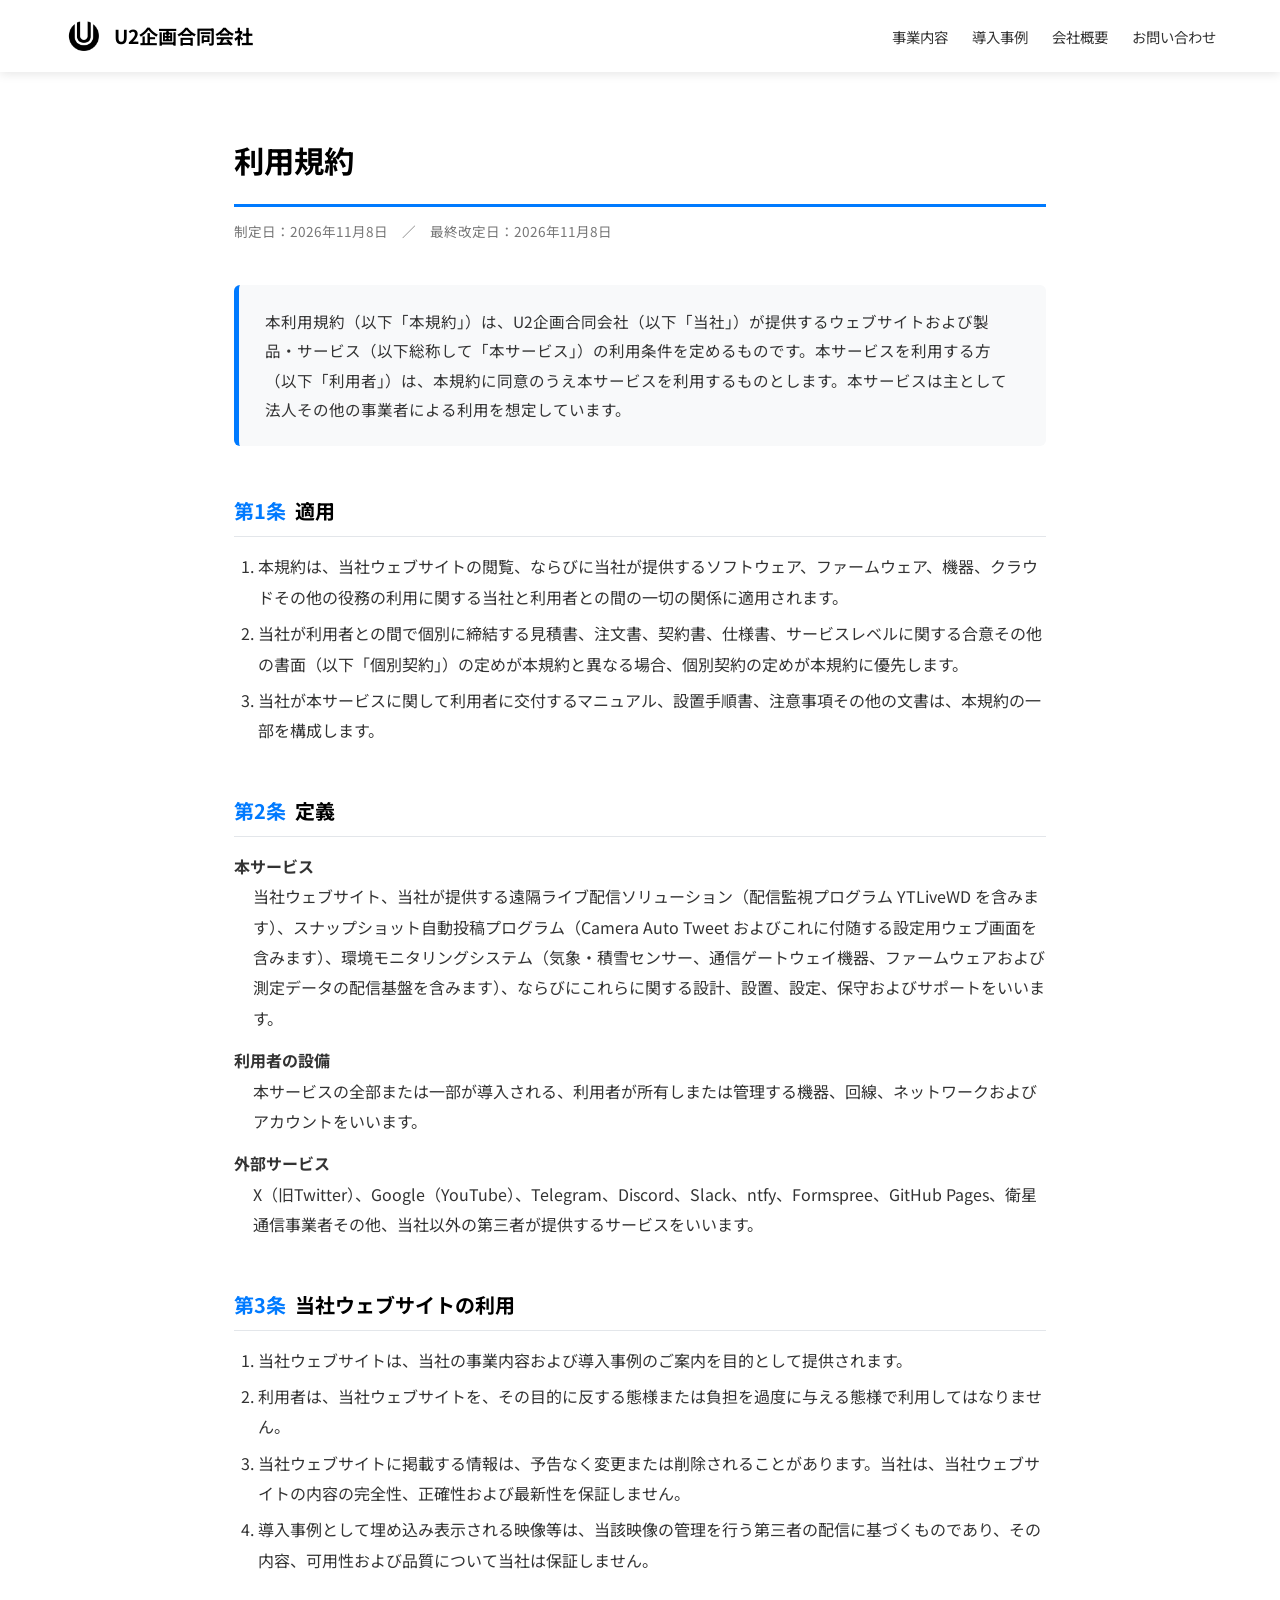
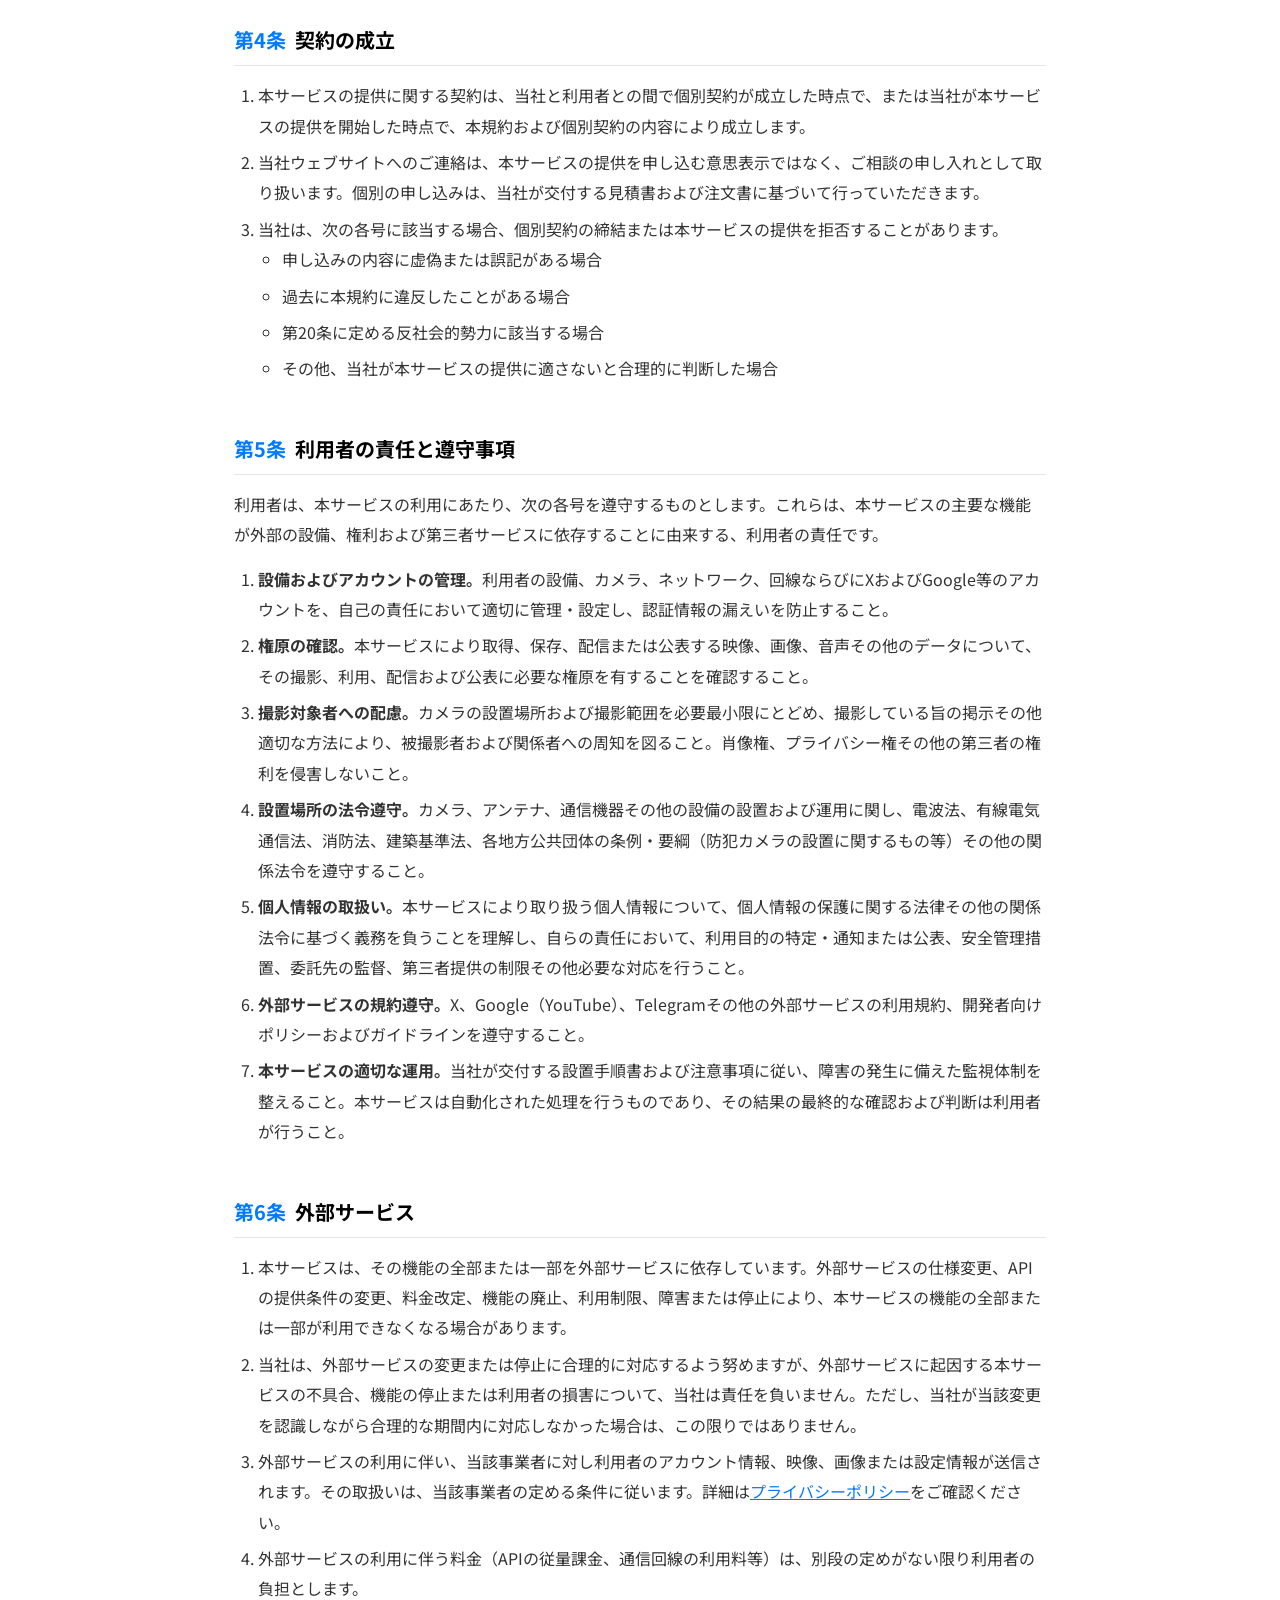
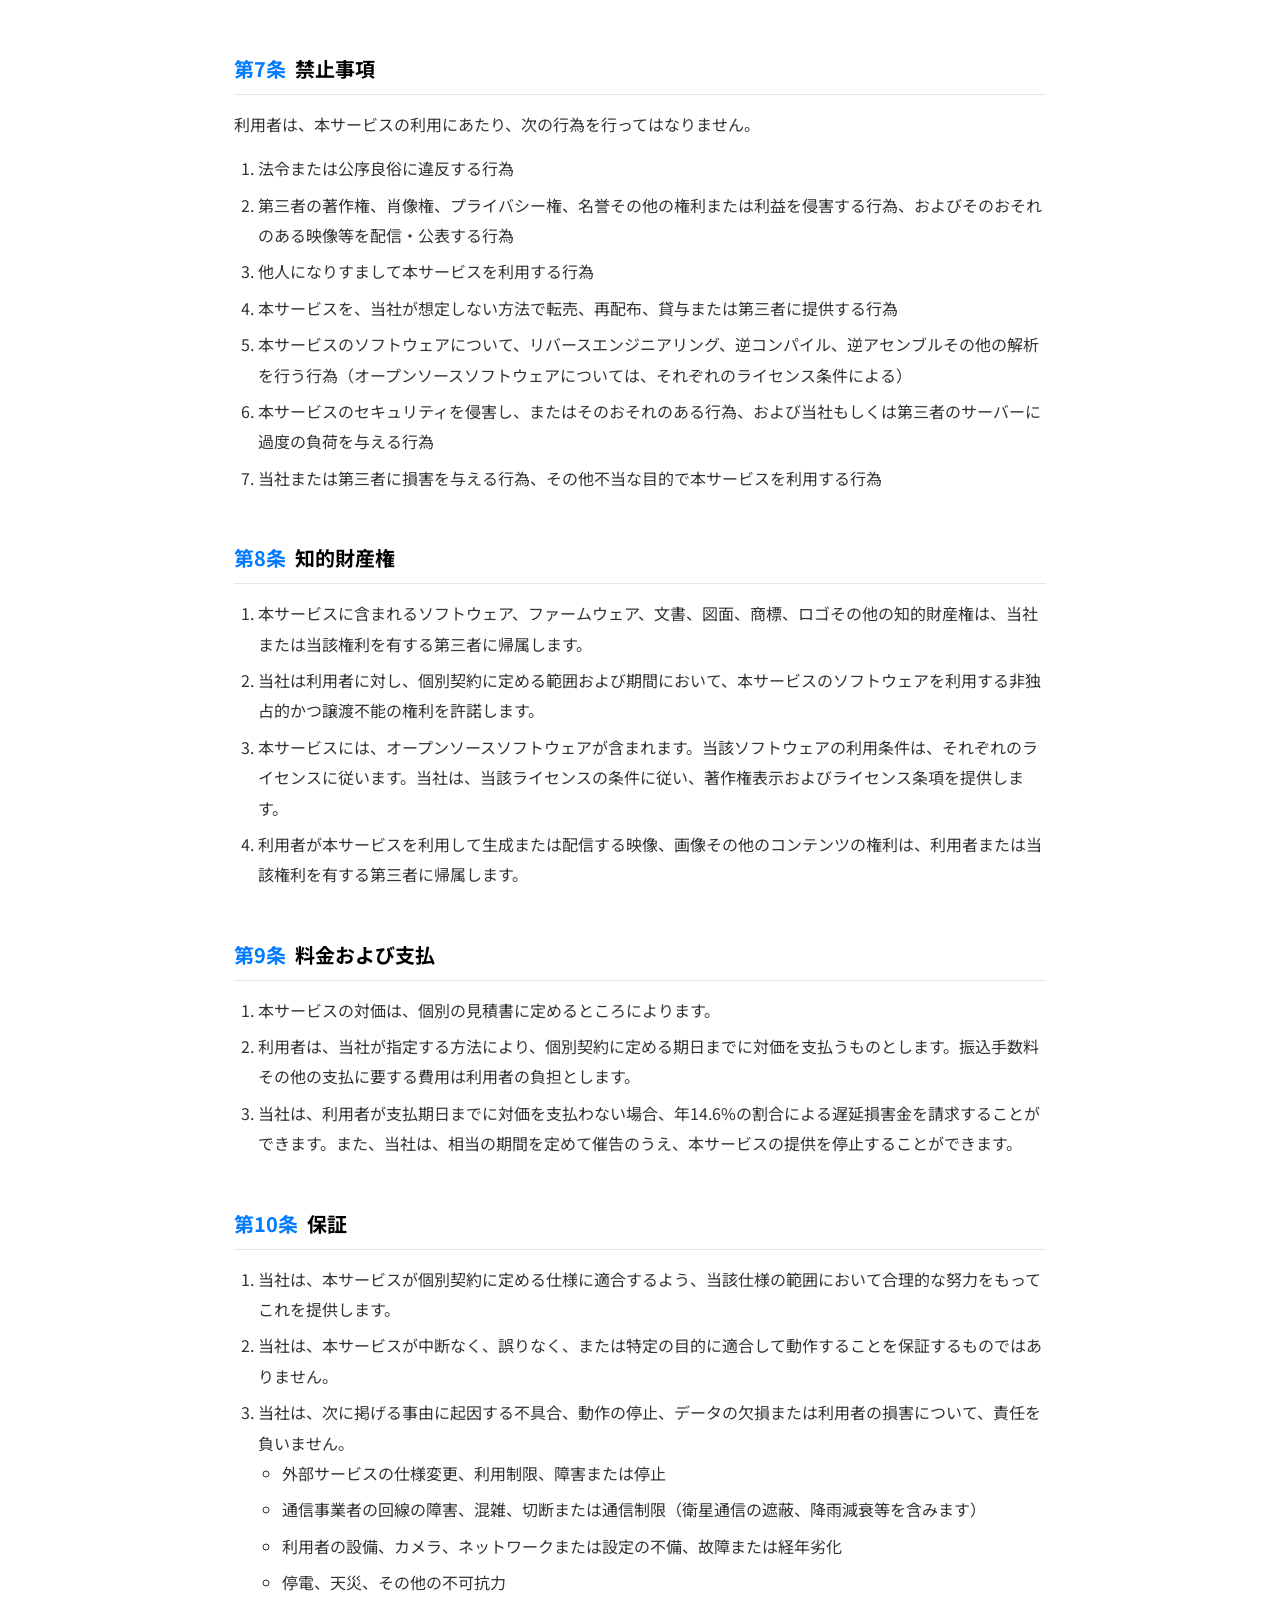
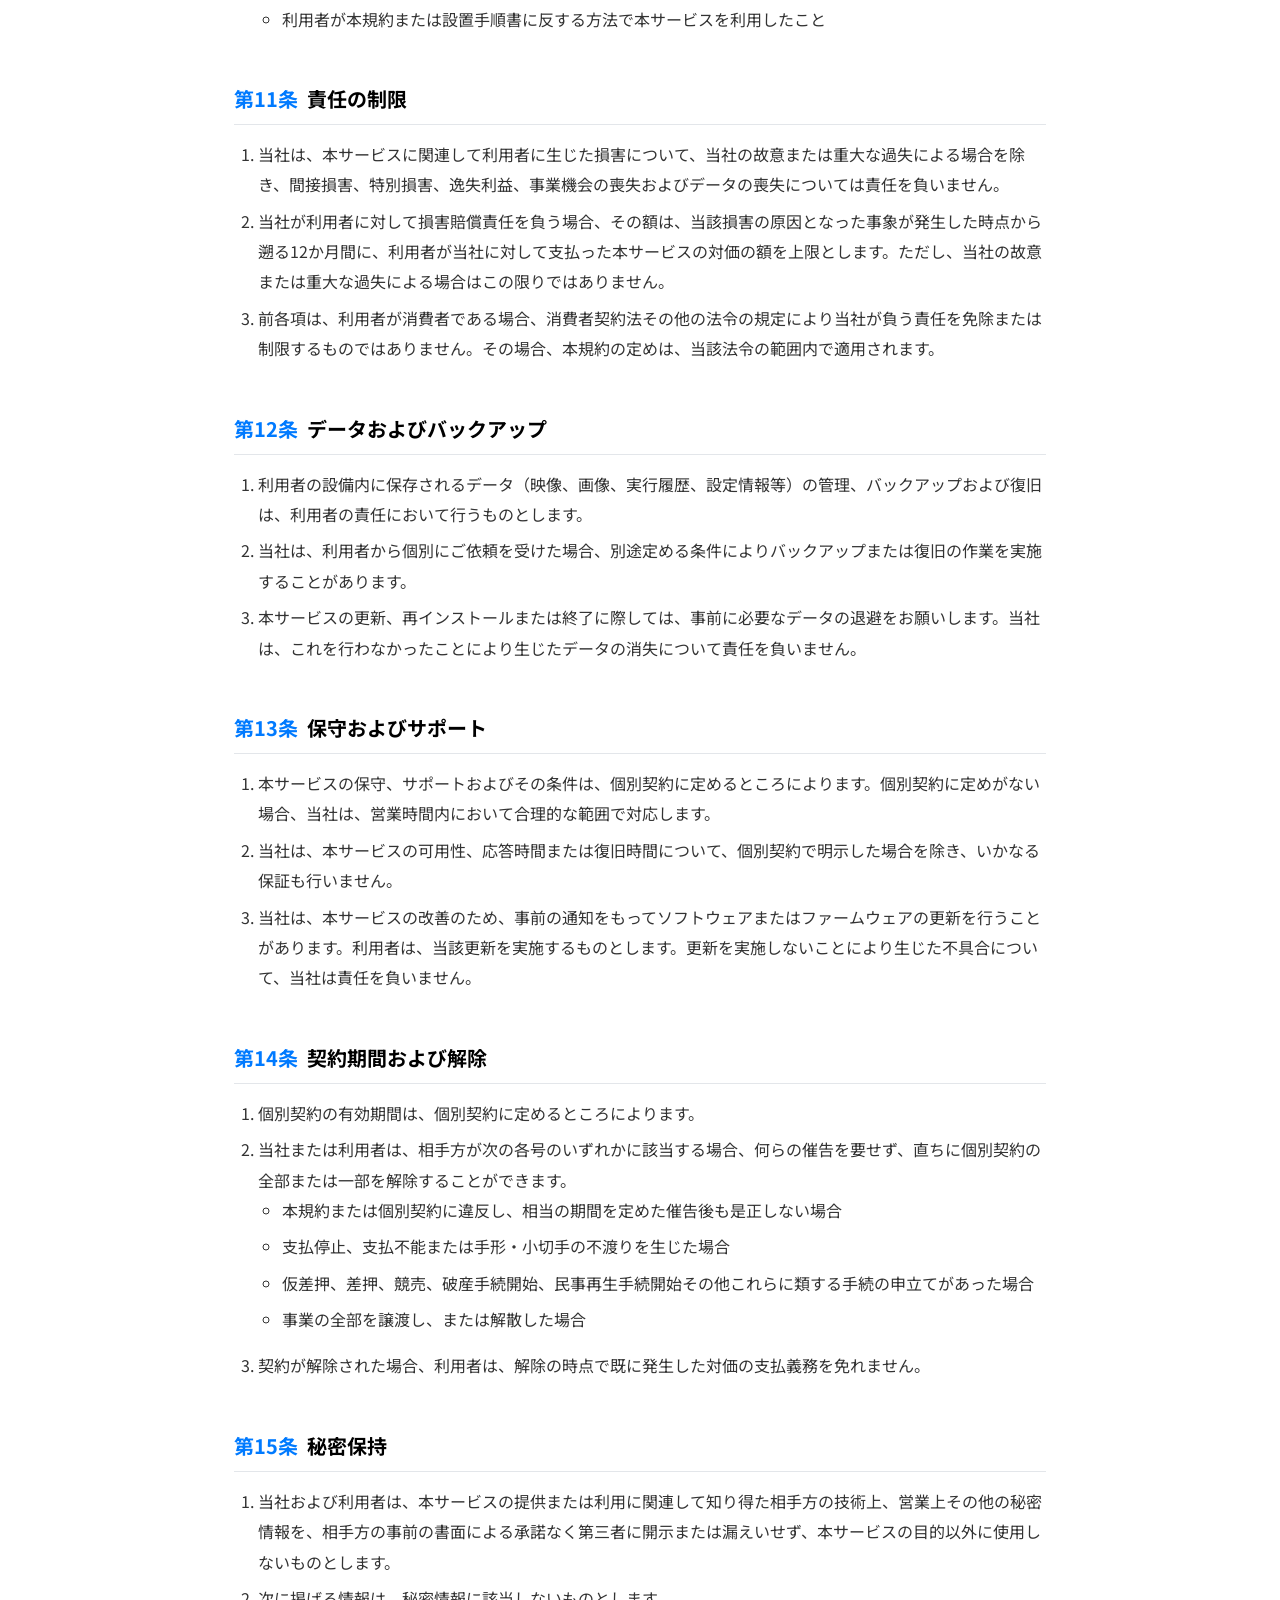
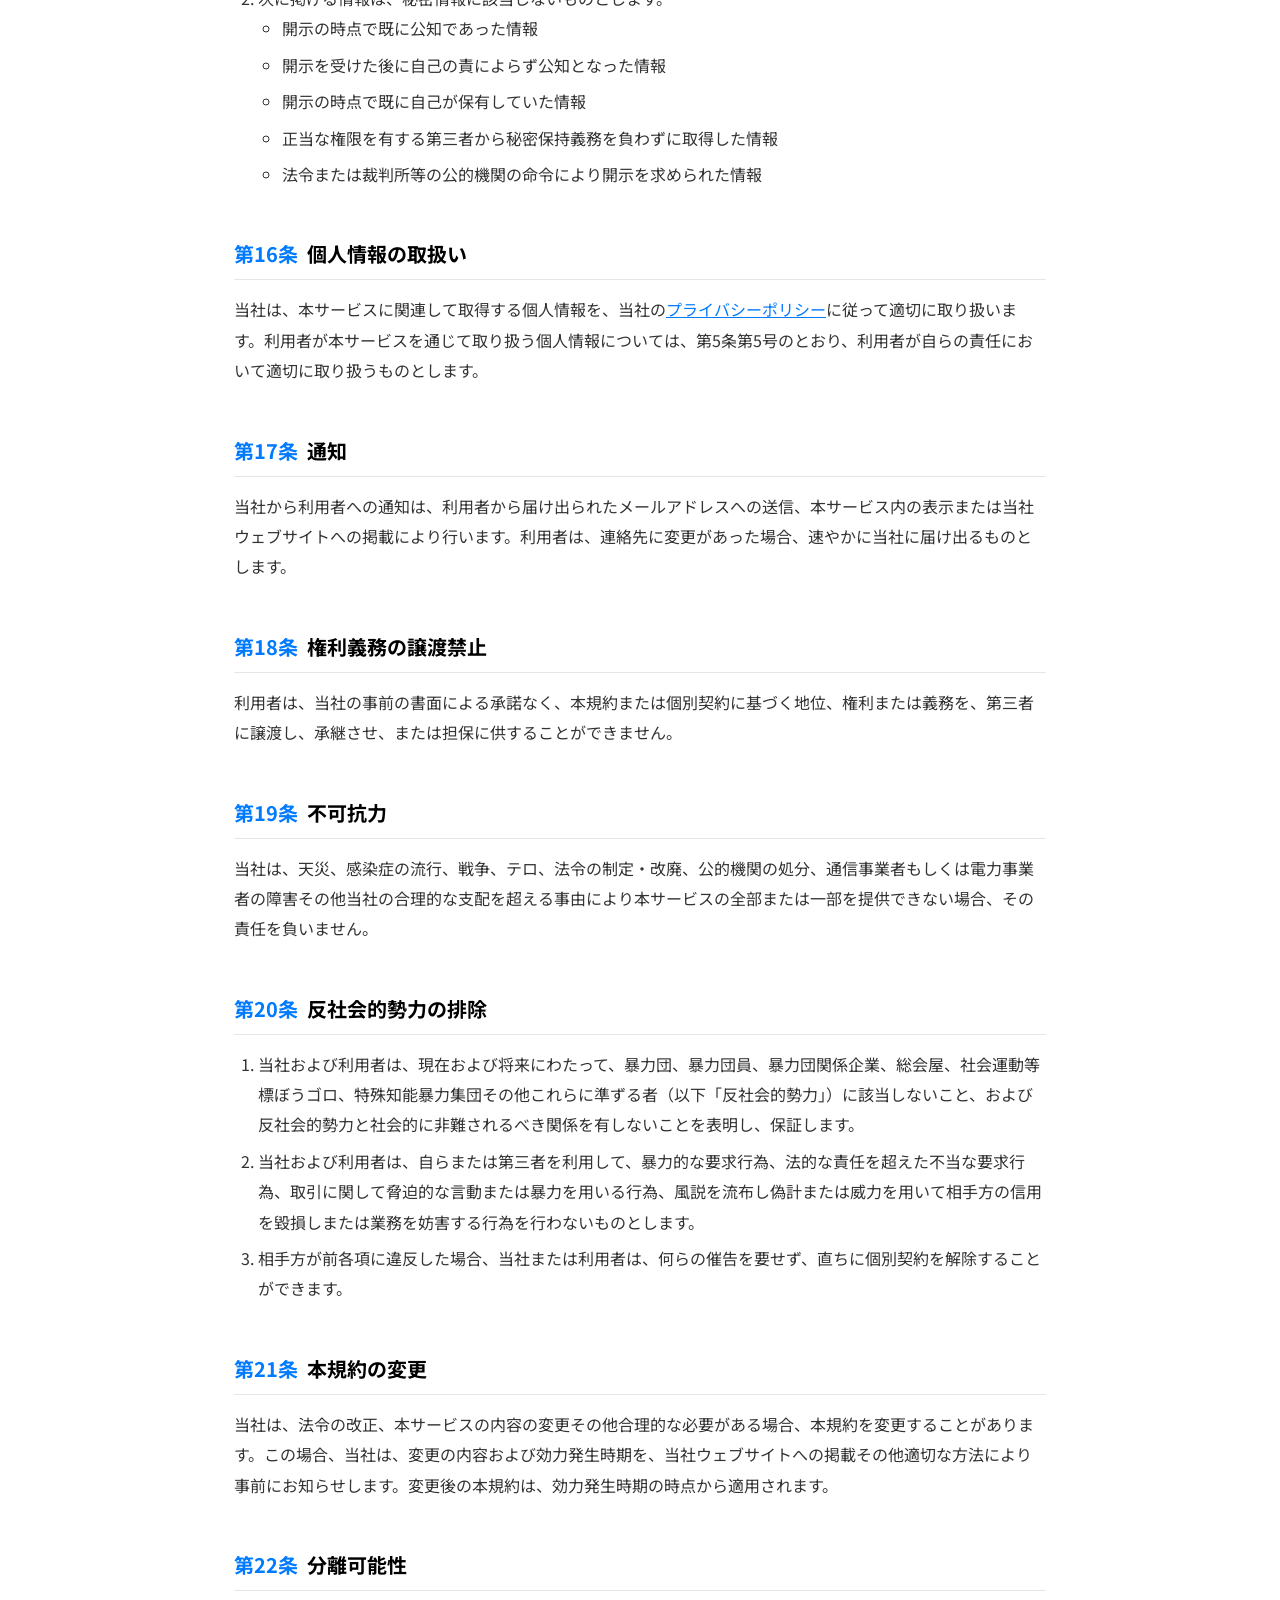
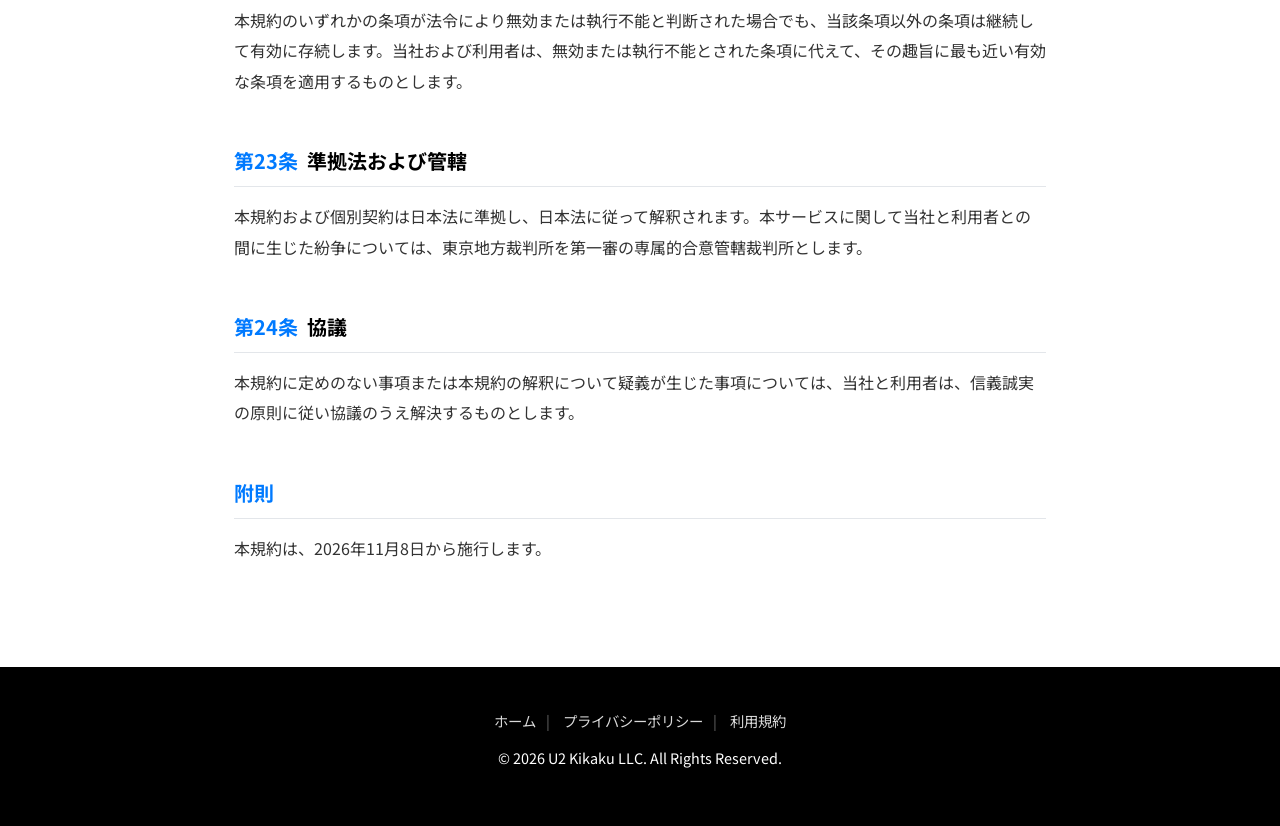
<file: terms.html>
<!DOCTYPE html>
<html lang="ja">
<head>
    <meta charset="UTF-8">
    <meta name="viewport" content="width=device-width, initial-scale=1.0">
    <meta name="description" content="U2企画合同会社のウェブサイトおよび製品・サービス（Camera Auto Tweet、YTLiveWD、環境モニタリングシステム等）の利用規約です。">
    <title>利用規約 | U2企画合同会社</title>

    <link rel="icon" type="image/x-icon" href="favicon.ico">
    <link rel="preconnect" href="https://fonts.googleapis.com">
    <link rel="preconnect" href="https://fonts.gstatic.com" crossorigin>
    <link href="https://fonts.googleapis.com/css2?family=Noto+Sans+JP:wght@400;700&display=swap" rel="stylesheet">
    <link rel="stylesheet" href="legal.css">
</head>
<body>

    <header>
        <a class="logo-area" href="./">
            <img src="Logo.webp" alt="U2企画ロゴ">
            <span>U2企画合同会社</span>
        </a>
        <nav>
            <a href="./#services">事業内容</a>
            <a href="./#cases">導入事例</a>
            <a href="./#about">会社概要</a>
            <a href="./#contact">お問い合わせ</a>
        </nav>
    </header>

    <main>

        <h1 class="doc-title">利用規約</h1>
        <p class="doc-meta">制定日：2026年11月8日　／　最終改定日：2026年11月8日</p>

        <div class="lead">
            本利用規約（以下「本規約」）は、U2企画合同会社（以下「当社」）が提供するウェブサイトおよび製品・サービス（以下総称して「本サービス」）の利用条件を定めるものです。本サービスを利用する方（以下「利用者」）は、本規約に同意のうえ本サービスを利用するものとします。本サービスは主として法人その他の事業者による利用を想定しています。
        </div>

        <h2><span class="num">第1条</span>適用</h2>
        <ol>
            <li>本規約は、当社ウェブサイトの閲覧、ならびに当社が提供するソフトウェア、ファームウェア、機器、クラウドその他の役務の利用に関する当社と利用者との間の一切の関係に適用されます。</li>
            <li>当社が利用者との間で個別に締結する見積書、注文書、契約書、仕様書、サービスレベルに関する合意その他の書面（以下「個別契約」）の定めが本規約と異なる場合、個別契約の定めが本規約に優先します。</li>
            <li>当社が本サービスに関して利用者に交付するマニュアル、設置手順書、注意事項その他の文書は、本規約の一部を構成します。</li>
        </ol>

        <h2><span class="num">第2条</span>定義</h2>
        <dl>
            <dt>本サービス</dt>
            <dd>当社ウェブサイト、当社が提供する遠隔ライブ配信ソリューション（配信監視プログラム YTLiveWD を含みます）、スナップショット自動投稿プログラム（Camera Auto Tweet およびこれに付随する設定用ウェブ画面を含みます）、環境モニタリングシステム（気象・積雪センサー、通信ゲートウェイ機器、ファームウェアおよび測定データの配信基盤を含みます）、ならびにこれらに関する設計、設置、設定、保守およびサポートをいいます。</dd>
            <dt>利用者の設備</dt>
            <dd>本サービスの全部または一部が導入される、利用者が所有しまたは管理する機器、回線、ネットワークおよびアカウントをいいます。</dd>
            <dt>外部サービス</dt>
            <dd>X（旧Twitter）、Google（YouTube）、Telegram、Discord、Slack、ntfy、Formspree、GitHub Pages、衛星通信事業者その他、当社以外の第三者が提供するサービスをいいます。</dd>
        </dl>

        <h2><span class="num">第3条</span>当社ウェブサイトの利用</h2>
        <ol>
            <li>当社ウェブサイトは、当社の事業内容および導入事例のご案内を目的として提供されます。</li>
            <li>利用者は、当社ウェブサイトを、その目的に反する態様または負担を過度に与える態様で利用してはなりません。</li>
            <li>当社ウェブサイトに掲載する情報は、予告なく変更または削除されることがあります。当社は、当社ウェブサイトの内容の完全性、正確性および最新性を保証しません。</li>
            <li>導入事例として埋め込み表示される映像等は、当該映像の管理を行う第三者の配信に基づくものであり、その内容、可用性および品質について当社は保証しません。</li>
        </ol>

        <h2><span class="num">第4条</span>契約の成立</h2>
        <ol>
            <li>本サービスの提供に関する契約は、当社と利用者との間で個別契約が成立した時点で、または当社が本サービスの提供を開始した時点で、本規約および個別契約の内容により成立します。</li>
            <li>当社ウェブサイトへのご連絡は、本サービスの提供を申し込む意思表示ではなく、ご相談の申し入れとして取り扱います。個別の申し込みは、当社が交付する見積書および注文書に基づいて行っていただきます。</li>
            <li>当社は、次の各号に該当する場合、個別契約の締結または本サービスの提供を拒否することがあります。
                <ul>
                    <li>申し込みの内容に虚偽または誤記がある場合</li>
                    <li>過去に本規約に違反したことがある場合</li>
                    <li>第20条に定める反社会的勢力に該当する場合</li>
                    <li>その他、当社が本サービスの提供に適さないと合理的に判断した場合</li>
                </ul>
            </li>
        </ol>

        <h2><span class="num">第5条</span>利用者の責任と遵守事項</h2>
        <p>利用者は、本サービスの利用にあたり、次の各号を遵守するものとします。これらは、本サービスの主要な機能が外部の設備、権利および第三者サービスに依存することに由来する、利用者の責任です。</p>
        <ol>
            <li><strong>設備およびアカウントの管理。</strong>利用者の設備、カメラ、ネットワーク、回線ならびにXおよびGoogle等のアカウントを、自己の責任において適切に管理・設定し、認証情報の漏えいを防止すること。</li>
            <li><strong>権原の確認。</strong>本サービスにより取得、保存、配信または公表する映像、画像、音声その他のデータについて、その撮影、利用、配信および公表に必要な権原を有することを確認すること。</li>
            <li><strong>撮影対象者への配慮。</strong>カメラの設置場所および撮影範囲を必要最小限にとどめ、撮影している旨の掲示その他適切な方法により、被撮影者および関係者への周知を図ること。肖像権、プライバシー権その他の第三者の権利を侵害しないこと。</li>
            <li><strong>設置場所の法令遵守。</strong>カメラ、アンテナ、通信機器その他の設備の設置および運用に関し、電波法、有線電気通信法、消防法、建築基準法、各地方公共団体の条例・要綱（防犯カメラの設置に関するもの等）その他の関係法令を遵守すること。</li>
            <li><strong>個人情報の取扱い。</strong>本サービスにより取り扱う個人情報について、個人情報の保護に関する法律その他の関係法令に基づく義務を負うことを理解し、自らの責任において、利用目的の特定・通知または公表、安全管理措置、委託先の監督、第三者提供の制限その他必要な対応を行うこと。</li>
            <li><strong>外部サービスの規約遵守。</strong>X、Google（YouTube）、Telegramその他の外部サービスの利用規約、開発者向けポリシーおよびガイドラインを遵守すること。</li>
            <li><strong>本サービスの適切な運用。</strong>当社が交付する設置手順書および注意事項に従い、障害の発生に備えた監視体制を整えること。本サービスは自動化された処理を行うものであり、その結果の最終的な確認および判断は利用者が行うこと。</li>
        </ol>

        <h2><span class="num">第6条</span>外部サービス</h2>
        <ol>
            <li>本サービスは、その機能の全部または一部を外部サービスに依存しています。外部サービスの仕様変更、APIの提供条件の変更、料金改定、機能の廃止、利用制限、障害または停止により、本サービスの機能の全部または一部が利用できなくなる場合があります。</li>
            <li>当社は、外部サービスの変更または停止に合理的に対応するよう努めますが、外部サービスに起因する本サービスの不具合、機能の停止または利用者の損害について、当社は責任を負いません。ただし、当社が当該変更を認識しながら合理的な期間内に対応しなかった場合は、この限りではありません。</li>
            <li>外部サービスの利用に伴い、当該事業者に対し利用者のアカウント情報、映像、画像または設定情報が送信されます。その取扱いは、当該事業者の定める条件に従います。詳細は<a href="privacy.html">プライバシーポリシー</a>をご確認ください。</li>
            <li>外部サービスの利用に伴う料金（APIの従量課金、通信回線の利用料等）は、別段の定めがない限り利用者の負担とします。</li>
        </ol>

        <h2><span class="num">第7条</span>禁止事項</h2>
        <p>利用者は、本サービスの利用にあたり、次の行為を行ってはなりません。</p>
        <ol>
            <li>法令または公序良俗に違反する行為</li>
            <li>第三者の著作権、肖像権、プライバシー権、名誉その他の権利または利益を侵害する行為、およびそのおそれのある映像等を配信・公表する行為</li>
            <li>他人になりすまして本サービスを利用する行為</li>
            <li>本サービスを、当社が想定しない方法で転売、再配布、貸与または第三者に提供する行為</li>
            <li>本サービスのソフトウェアについて、リバースエンジニアリング、逆コンパイル、逆アセンブルその他の解析を行う行為（オープンソースソフトウェアについては、それぞれのライセンス条件による）</li>
            <li>本サービスのセキュリティを侵害し、またはそのおそれのある行為、および当社もしくは第三者のサーバーに過度の負荷を与える行為</li>
            <li>当社または第三者に損害を与える行為、その他不当な目的で本サービスを利用する行為</li>
        </ol>

        <h2><span class="num">第8条</span>知的財産権</h2>
        <ol>
            <li>本サービスに含まれるソフトウェア、ファームウェア、文書、図面、商標、ロゴその他の知的財産権は、当社または当該権利を有する第三者に帰属します。</li>
            <li>当社は利用者に対し、個別契約に定める範囲および期間において、本サービスのソフトウェアを利用する非独占的かつ譲渡不能の権利を許諾します。</li>
            <li>本サービスには、オープンソースソフトウェアが含まれます。当該ソフトウェアの利用条件は、それぞれのライセンスに従います。当社は、当該ライセンスの条件に従い、著作権表示およびライセンス条項を提供します。</li>
            <li>利用者が本サービスを利用して生成または配信する映像、画像その他のコンテンツの権利は、利用者または当該権利を有する第三者に帰属します。</li>
        </ol>

        <h2><span class="num">第9条</span>料金および支払</h2>
        <ol>
            <li>本サービスの対価は、個別の見積書に定めるところによります。</li>
            <li>利用者は、当社が指定する方法により、個別契約に定める期日までに対価を支払うものとします。振込手数料その他の支払に要する費用は利用者の負担とします。</li>
            <li>当社は、利用者が支払期日までに対価を支払わない場合、年14.6%の割合による遅延損害金を請求することができます。また、当社は、相当の期間を定めて催告のうえ、本サービスの提供を停止することができます。</li>
        </ol>

        <h2><span class="num">第10条</span>保証</h2>
        <ol>
            <li>当社は、本サービスが個別契約に定める仕様に適合するよう、当該仕様の範囲において合理的な努力をもってこれを提供します。</li>
            <li>当社は、本サービスが中断なく、誤りなく、または特定の目的に適合して動作することを保証するものではありません。</li>
            <li>当社は、次に掲げる事由に起因する不具合、動作の停止、データの欠損または利用者の損害について、責任を負いません。
                <ul>
                    <li>外部サービスの仕様変更、利用制限、障害または停止</li>
                    <li>通信事業者の回線の障害、混雑、切断または通信制限（衛星通信の遮蔽、降雨減衰等を含みます）</li>
                    <li>利用者の設備、カメラ、ネットワークまたは設定の不備、故障または経年劣化</li>
                    <li>停電、天災、その他の不可抗力</li>
                    <li>利用者が本規約または設置手順書に反する方法で本サービスを利用したこと</li>
                </ul>
            </li>
        </ol>

        <h2><span class="num">第11条</span>責任の制限</h2>
        <ol>
            <li>当社は、本サービスに関連して利用者に生じた損害について、当社の故意または重大な過失による場合を除き、間接損害、特別損害、逸失利益、事業機会の喪失およびデータの喪失については責任を負いません。</li>
            <li>当社が利用者に対して損害賠償責任を負う場合、その額は、当該損害の原因となった事象が発生した時点から遡る12か月間に、利用者が当社に対して支払った本サービスの対価の額を上限とします。ただし、当社の故意または重大な過失による場合はこの限りではありません。</li>
            <li>前各項は、利用者が消費者である場合、消費者契約法その他の法令の規定により当社が負う責任を免除または制限するものではありません。その場合、本規約の定めは、当該法令の範囲内で適用されます。</li>
        </ol>

        <h2><span class="num">第12条</span>データおよびバックアップ</h2>
        <ol>
            <li>利用者の設備内に保存されるデータ（映像、画像、実行履歴、設定情報等）の管理、バックアップおよび復旧は、利用者の責任において行うものとします。</li>
            <li>当社は、利用者から個別にご依頼を受けた場合、別途定める条件によりバックアップまたは復旧の作業を実施することがあります。</li>
            <li>本サービスの更新、再インストールまたは終了に際しては、事前に必要なデータの退避をお願いします。当社は、これを行わなかったことにより生じたデータの消失について責任を負いません。</li>
        </ol>

        <h2><span class="num">第13条</span>保守およびサポート</h2>
        <ol>
            <li>本サービスの保守、サポートおよびその条件は、個別契約に定めるところによります。個別契約に定めがない場合、当社は、営業時間内において合理的な範囲で対応します。</li>
            <li>当社は、本サービスの可用性、応答時間または復旧時間について、個別契約で明示した場合を除き、いかなる保証も行いません。</li>
            <li>当社は、本サービスの改善のため、事前の通知をもってソフトウェアまたはファームウェアの更新を行うことがあります。利用者は、当該更新を実施するものとします。更新を実施しないことにより生じた不具合について、当社は責任を負いません。</li>
        </ol>

        <h2><span class="num">第14条</span>契約期間および解除</h2>
        <ol>
            <li>個別契約の有効期間は、個別契約に定めるところによります。</li>
            <li>当社または利用者は、相手方が次の各号のいずれかに該当する場合、何らの催告を要せず、直ちに個別契約の全部または一部を解除することができます。
                <ul>
                    <li>本規約または個別契約に違反し、相当の期間を定めた催告後も是正しない場合</li>
                    <li>支払停止、支払不能または手形・小切手の不渡りを生じた場合</li>
                    <li>仮差押、差押、競売、破産手続開始、民事再生手続開始その他これらに類する手続の申立てがあった場合</li>
                    <li>事業の全部を譲渡し、または解散した場合</li>
                </ul>
            </li>
            <li>契約が解除された場合、利用者は、解除の時点で既に発生した対価の支払義務を免れません。</li>
        </ol>

        <h2><span class="num">第15条</span>秘密保持</h2>
        <ol>
            <li>当社および利用者は、本サービスの提供または利用に関連して知り得た相手方の技術上、営業上その他の秘密情報を、相手方の事前の書面による承諾なく第三者に開示または漏えいせず、本サービスの目的以外に使用しないものとします。</li>
            <li>次に掲げる情報は、秘密情報に該当しないものとします。
                <ul>
                    <li>開示の時点で既に公知であった情報</li>
                    <li>開示を受けた後に自己の責によらず公知となった情報</li>
                    <li>開示の時点で既に自己が保有していた情報</li>
                    <li>正当な権限を有する第三者から秘密保持義務を負わずに取得した情報</li>
                    <li>法令または裁判所等の公的機関の命令により開示を求められた情報</li>
                </ul>
            </li>
        </ol>

        <h2><span class="num">第16条</span>個人情報の取扱い</h2>
        <p>当社は、本サービスに関連して取得する個人情報を、当社の<a href="privacy.html">プライバシーポリシー</a>に従って適切に取り扱います。利用者が本サービスを通じて取り扱う個人情報については、第5条第5号のとおり、利用者が自らの責任において適切に取り扱うものとします。</p>

        <h2><span class="num">第17条</span>通知</h2>
        <p>当社から利用者への通知は、利用者から届け出られたメールアドレスへの送信、本サービス内の表示または当社ウェブサイトへの掲載により行います。利用者は、連絡先に変更があった場合、速やかに当社に届け出るものとします。</p>

        <h2><span class="num">第18条</span>権利義務の譲渡禁止</h2>
        <p>利用者は、当社の事前の書面による承諾なく、本規約または個別契約に基づく地位、権利または義務を、第三者に譲渡し、承継させ、または担保に供することができません。</p>

        <h2><span class="num">第19条</span>不可抗力</h2>
        <p>当社は、天災、感染症の流行、戦争、テロ、法令の制定・改廃、公的機関の処分、通信事業者もしくは電力事業者の障害その他当社の合理的な支配を超える事由により本サービスの全部または一部を提供できない場合、その責任を負いません。</p>

        <h2><span class="num">第20条</span>反社会的勢力の排除</h2>
        <ol>
            <li>当社および利用者は、現在および将来にわたって、暴力団、暴力団員、暴力団関係企業、総会屋、社会運動等標ぼうゴロ、特殊知能暴力集団その他これらに準ずる者（以下「反社会的勢力」）に該当しないこと、および反社会的勢力と社会的に非難されるべき関係を有しないことを表明し、保証します。</li>
            <li>当社および利用者は、自らまたは第三者を利用して、暴力的な要求行為、法的な責任を超えた不当な要求行為、取引に関して脅迫的な言動または暴力を用いる行為、風説を流布し偽計または威力を用いて相手方の信用を毀損しまたは業務を妨害する行為を行わないものとします。</li>
            <li>相手方が前各項に違反した場合、当社または利用者は、何らの催告を要せず、直ちに個別契約を解除することができます。</li>
        </ol>

        <h2><span class="num">第21条</span>本規約の変更</h2>
        <p>当社は、法令の改正、本サービスの内容の変更その他合理的な必要がある場合、本規約を変更することがあります。この場合、当社は、変更の内容および効力発生時期を、当社ウェブサイトへの掲載その他適切な方法により事前にお知らせします。変更後の本規約は、効力発生時期の時点から適用されます。</p>

        <h2><span class="num">第22条</span>分離可能性</h2>
        <p>本規約のいずれかの条項が法令により無効または執行不能と判断された場合でも、当該条項以外の条項は継続して有効に存続します。当社および利用者は、無効または執行不能とされた条項に代えて、その趣旨に最も近い有効な条項を適用するものとします。</p>

        <h2><span class="num">第23条</span>準拠法および管轄</h2>
        <p>本規約および個別契約は日本法に準拠し、日本法に従って解釈されます。本サービスに関して当社と利用者との間に生じた紛争については、東京地方裁判所を第一審の専属的合意管轄裁判所とします。</p>

        <h2><span class="num">第24条</span>協議</h2>
        <p>本規約に定めのない事項または本規約の解釈について疑義が生じた事項については、当社と利用者は、信義誠実の原則に従い協議のうえ解決するものとします。</p>

        <h2><span class="num">附則</span></h2>
        <p>本規約は、2026年11月8日から施行します。</p>

    </main>

    <footer>
        <div class="footer-links">
            <a href="./">ホーム</a><span>|</span>
            <a href="privacy.html">プライバシーポリシー</a><span>|</span>
            <a href="terms.html">利用規約</a>
        </div>
        <p>&copy; 2026 U2 Kikaku LLC. All Rights Reserved.</p>
    </footer>

</body>
</html>
</file>
<file: legal.css>
/* Shared stylesheet for U2企画合同会社 legal pages (privacy / terms).
   Mirrors the design tokens of index.html so the documents read as part of the site. */

:root {
    --primary-color: #000000;
    --accent-color: #007AFF;
    --text-color: #333;
    --light-bg: #f8f9fa;
    --border: #e3e6ea;
}

* { margin: 0; padding: 0; box-sizing: border-box; }
body {
    font-family: 'Noto Sans JP', sans-serif;
    line-height: 1.9;
    color: var(--text-color);
    background: #fff;
}

/* Header — same shape as the top page */
header {
    display: flex;
    justify-content: space-between;
    align-items: center;
    padding: 1rem 5%;
    background: #fff;
    position: sticky;
    top: 0;
    z-index: 1000;
    box-shadow: 0 2px 10px rgba(0,0,0,0.1);
}
.logo-area { display: flex; align-items: center; gap: 10px; font-weight: bold; font-size: 1.2rem; color: var(--primary-color); text-decoration: none; }
.logo-area img { height: 40px; }
nav a { text-decoration: none; color: var(--text-color); margin-left: 20px; font-size: 0.9rem; transition: color 0.3s; }
nav a:hover { color: var(--accent-color); }

/* Document body */
main {
    max-width: 860px;
    margin: 0 auto;
    padding: 60px 24px 90px;
}
.doc-title {
    border-bottom: 3px solid var(--accent-color);
    padding-bottom: 14px;
    margin-bottom: 12px;
    font-size: 1.9rem;
    color: var(--primary-color);
}
.doc-meta {
    font-size: 0.85rem;
    color: #777;
    margin-bottom: 40px;
}
.lead {
    background: var(--light-bg);
    border-left: 5px solid var(--accent-color);
    border-radius: 6px;
    padding: 22px 26px;
    margin-bottom: 44px;
    font-size: 0.97rem;
}

h2 {
    font-size: 1.25rem;
    color: var(--primary-color);
    margin: 46px 0 14px;
    padding-bottom: 6px;
    border-bottom: 1px solid var(--border);
}
h3 {
    font-size: 1.03rem;
    margin: 26px 0 10px;
    color: #222;
}
p { margin-bottom: 14px; }
ul, ol { margin: 0 0 16px 1.5em; }
li { margin-bottom: 6px; }
a { color: var(--accent-color); }

/* Section numbering */
h2 .num {
    display: inline-block;
    min-width: 2.1em;
    margin-right: 0.45em;
    color: var(--accent-color);
}

/* Tables (third-party disclosure) */
table {
    width: 100%;
    border-collapse: collapse;
    margin: 18px 0 24px;
    font-size: 0.9rem;
    line-height: 1.7;
}
th, td {
    border: 1px solid var(--border);
    padding: 10px 12px;
    text-align: left;
    vertical-align: top;
}
th {
    background: var(--light-bg);
    font-weight: bold;
    white-space: nowrap;
}

/* Definition-ish rows */
dl { margin-bottom: 18px; }
dt { font-weight: bold; margin-top: 12px; }
dd { margin-left: 1.2em; }

.note {
    font-size: 0.88rem;
    color: #666;
    background: var(--light-bg);
    border-radius: 6px;
    padding: 16px 20px;
    margin: 18px 0;
}

footer {
    text-align: center;
    padding: 40px 20px;
    background: var(--primary-color);
    color: #fff;
    font-size: 0.9rem;
}
footer a { color: #fff; text-decoration: none; opacity: 0.85; }
footer a:hover { opacity: 1; text-decoration: underline; }
.footer-links { margin-bottom: 10px; }
.footer-links a { margin: 0 10px; }
.footer-links span { opacity: 0.4; }

@media (max-width: 768px) {
    header { flex-direction: column; gap: 15px; padding: 1rem; }
    nav { display: flex; gap: 15px; flex-wrap: wrap; justify-content: center; }
    nav a { margin-left: 0; }
    main { padding: 40px 18px 70px; }
    .doc-title { font-size: 1.5rem; }
    table { font-size: 0.82rem; }
    th, td { padding: 8px; }
    /* Stack the disclosure table on narrow screens */
    table.stack thead { display: none; }
    table.stack tr { display: block; border: 1px solid var(--border); margin-bottom: 12px; }
    table.stack td { display: block; border: none; border-bottom: 1px solid var(--border); }
    table.stack td:last-child { border-bottom: none; }
    table.stack td::before {
        content: attr(data-label);
        display: block;
        font-weight: bold;
        color: #555;
        font-size: 0.78rem;
    }
}
</file>
